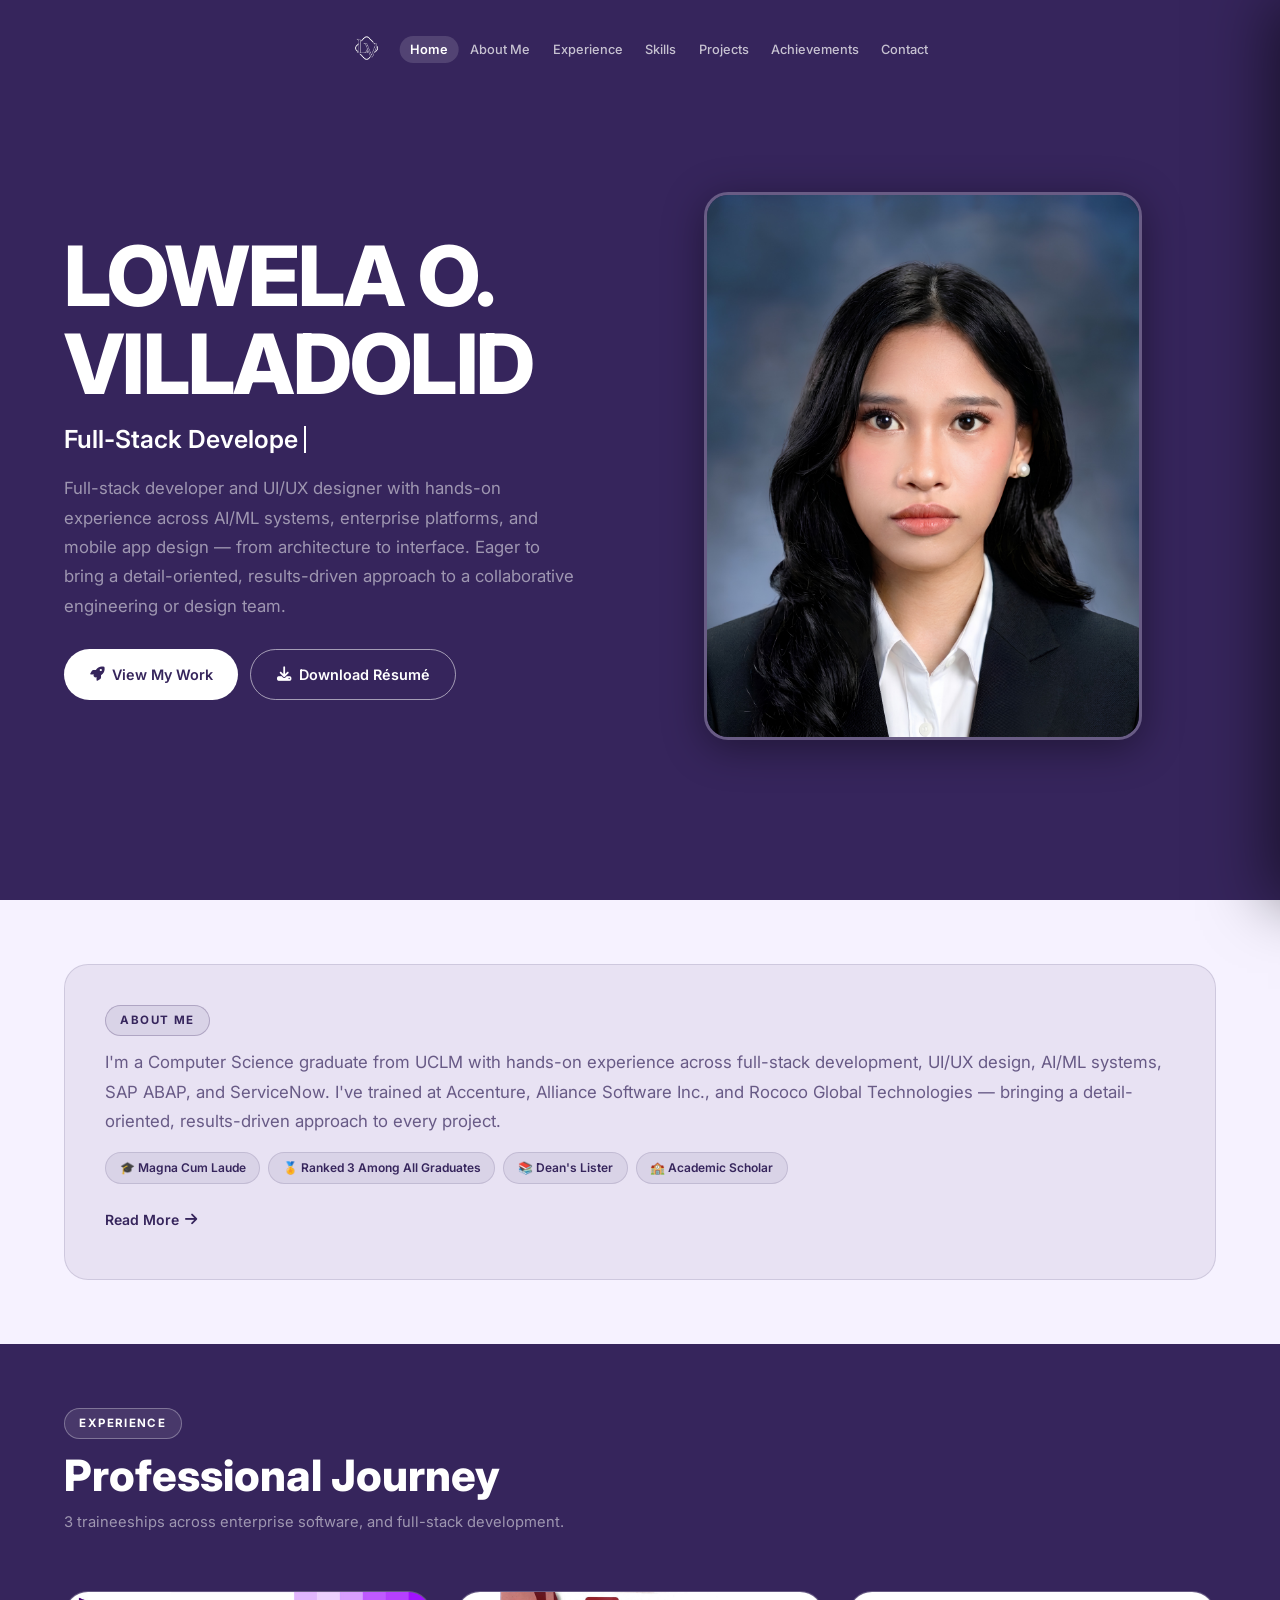
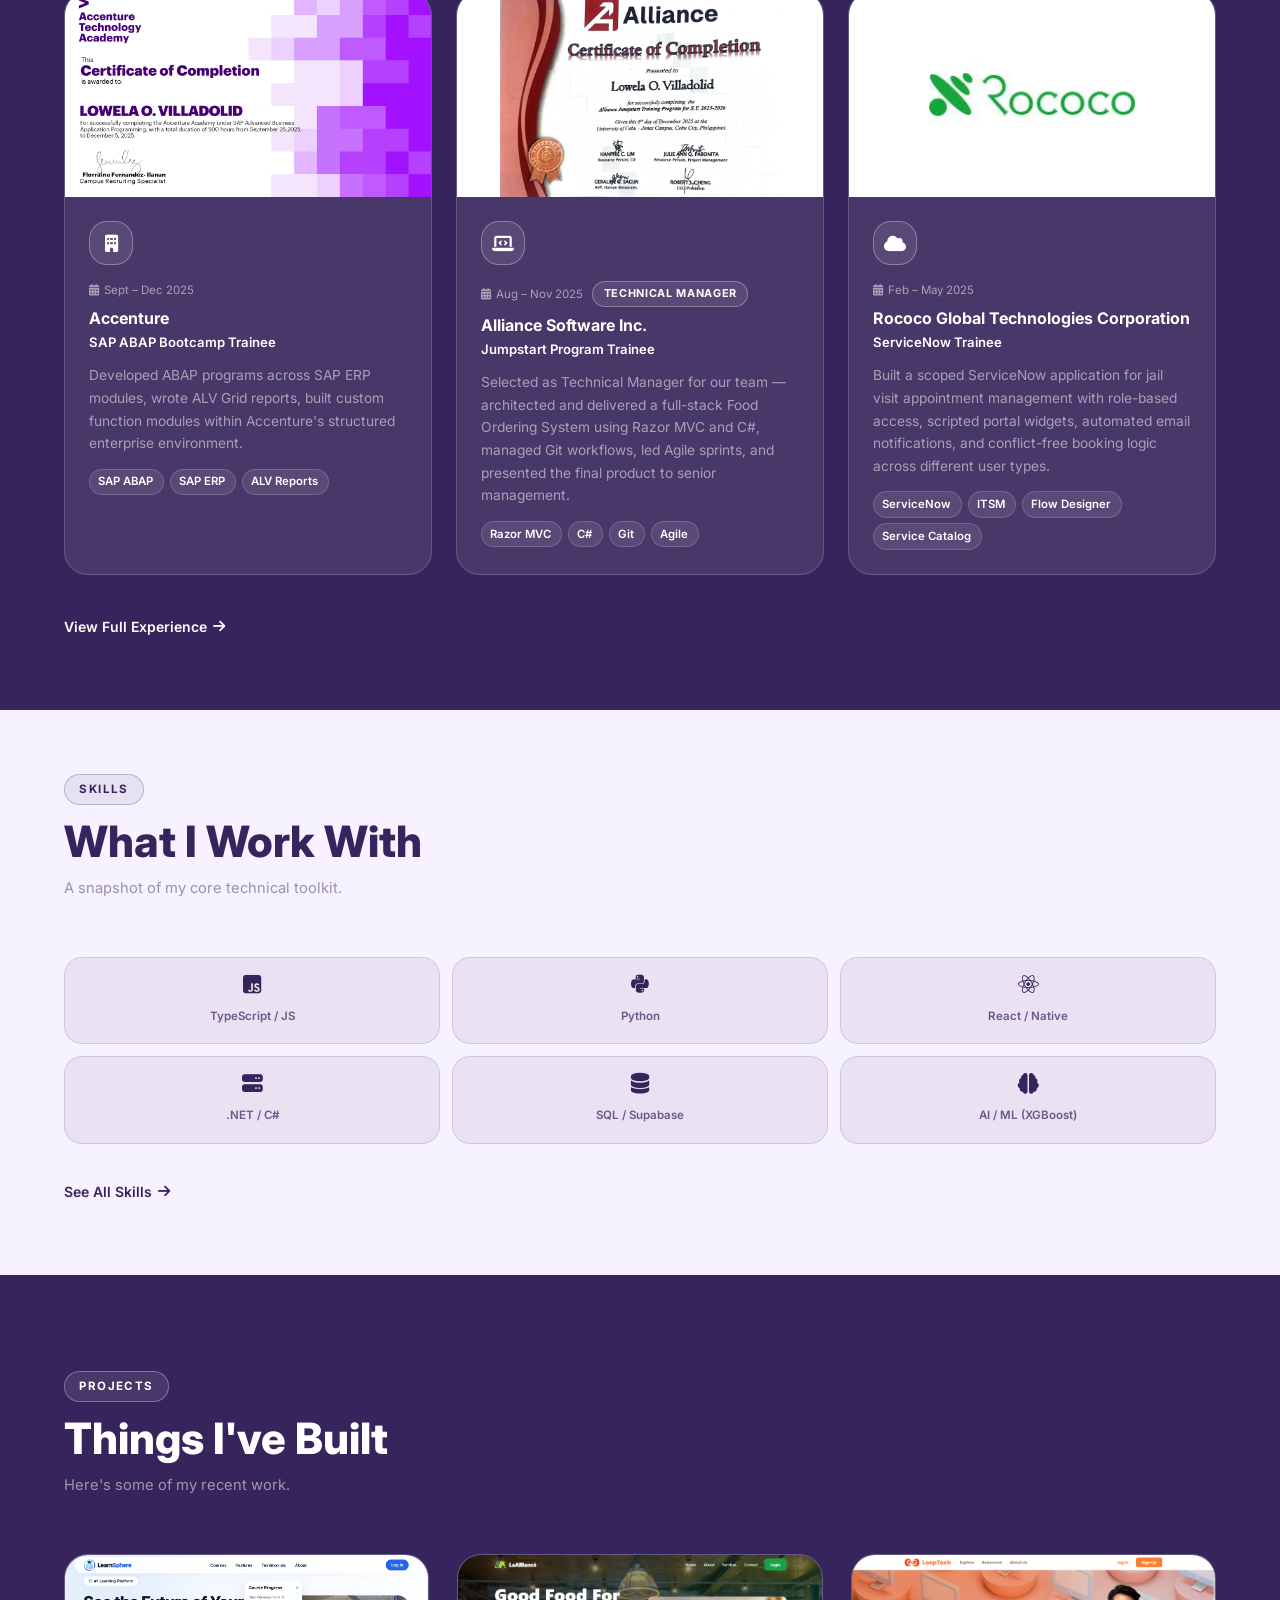
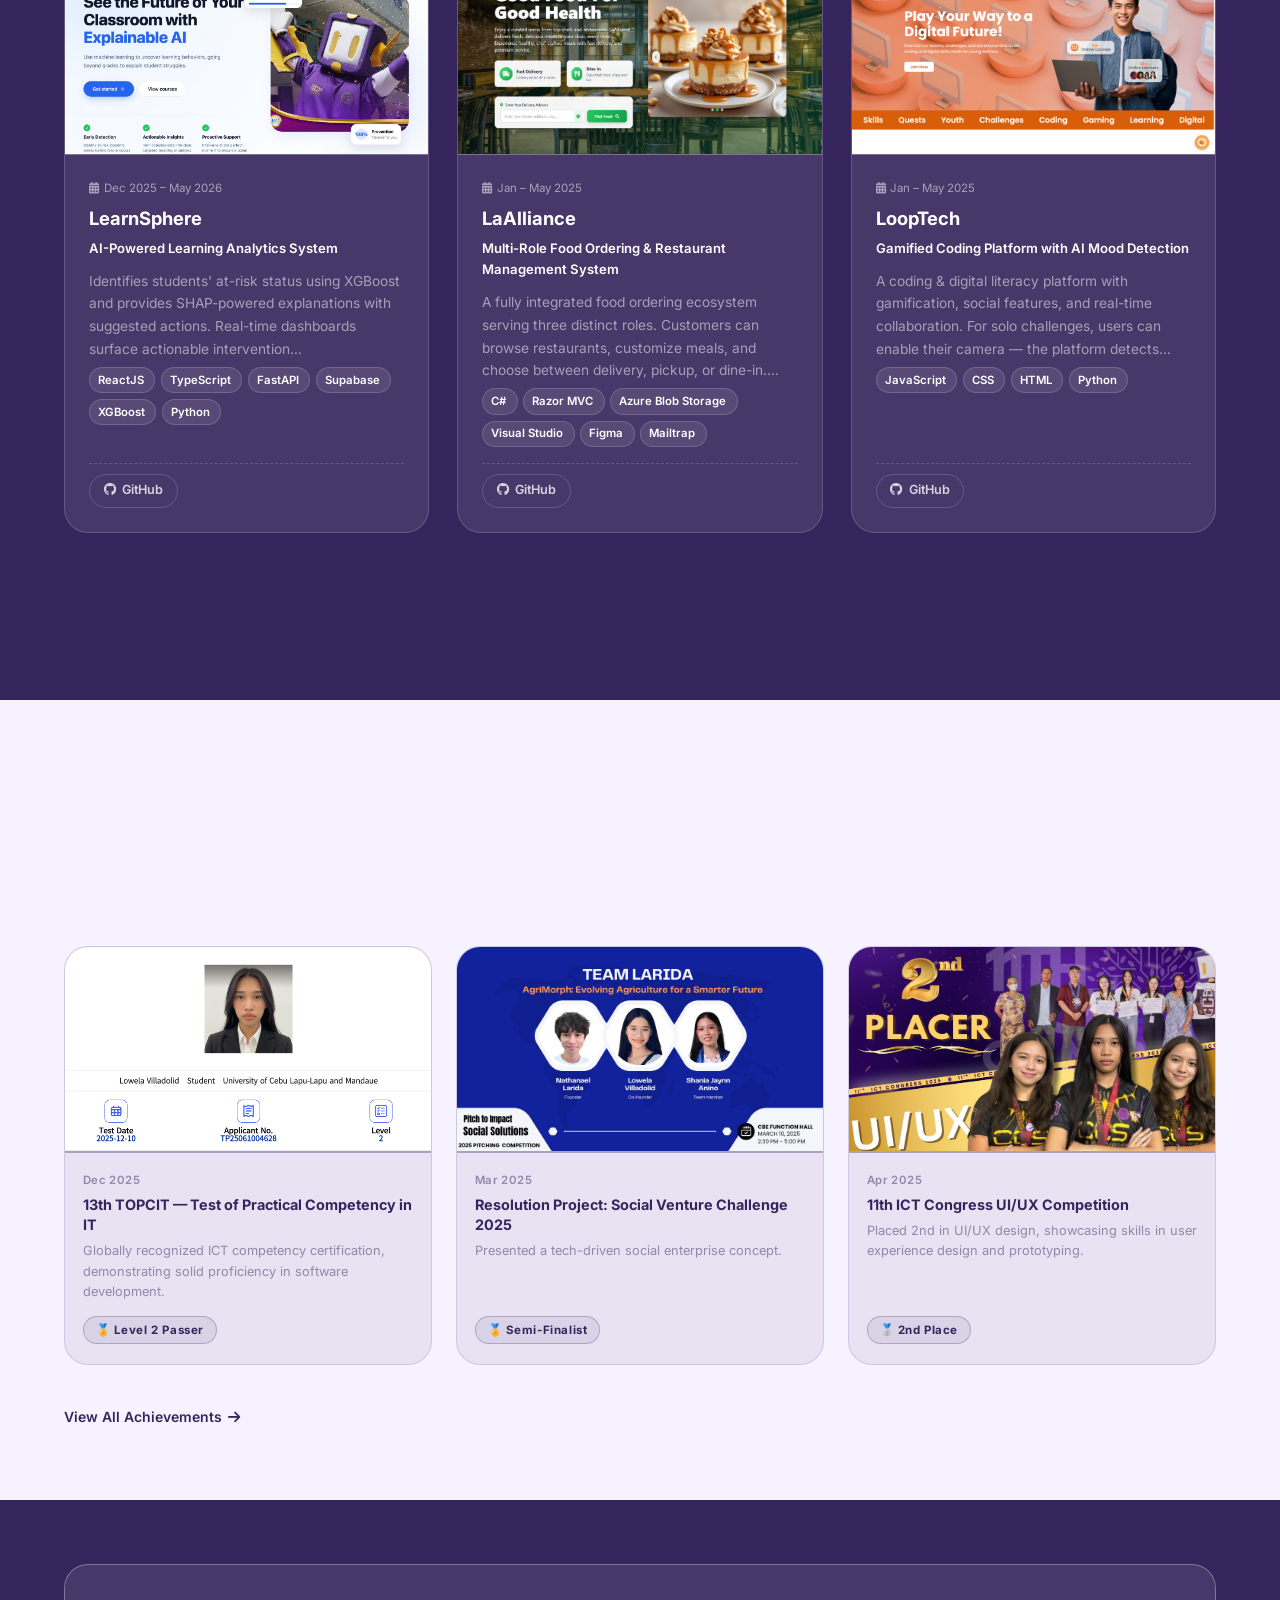
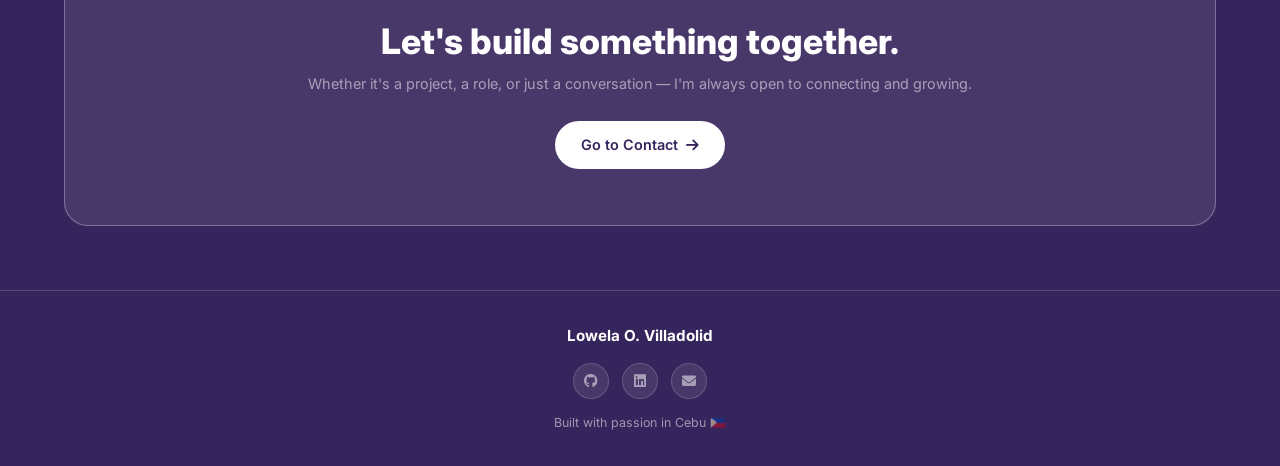
<file: index.html>
<!DOCTYPE html>
<html lang="en">
<head>
  <meta charset="UTF-8" />
  <meta name="viewport" content="width=device-width, initial-scale=1.0" />
  <meta name="description" content="Lowela O. Villadolid — Computer Science graduate, full-stack developer and AI/ML engineer seeking entry-level tech roles." />
  <title>Lowela O. Villadolid — Portfolio</title>
  <link rel="icon" href="assets/images/LogoLowela.png" type="image/png" />
  <link rel="stylesheet" href="css/main.css" />
  <link rel="stylesheet" href="https://cdnjs.cloudflare.com/ajax/libs/font-awesome/6.5.0/css/all.min.css" crossorigin="anonymous" />
</head>
<body>

  <!-- Custom cursor -->
  <div class="cursor-dot"></div>
  <div class="cursor-ring"></div>

  <!-- ═══ NAVBAR ═══ -->
  <nav id="navbar">
    <div class="nav-inner">
      <a href="index.html" class="nav-logo"><img src="assets/images/LogoWhite.png" alt="Lowela O. Villadolid Logo" /></a>
      <ul class="nav-links">
        <li><a href="index.html">Home</a></li>
        <li><a href="about.html">About Me</a></li>
        <li><a href="index.html#experience-highlight">Experience</a></li>
        <li><a href="skills.html">Skills</a></li>
        <li><a href="projects.html">Projects</a></li>
        <li><a href="achievements.html">Achievements</a></li>
        <li><a href="contact.html">Contact</a></li>
      </ul>
      <button class="nav-hamburger" id="navHamburger" aria-label="Open menu">
        <span></span><span></span><span></span>
      </button>
    </div>
  </nav>

  <!-- Mobile menu backdrop -->
  <div class="nav-mobile-backdrop" id="navMobileBackdrop"></div>

  <!-- Mobile menu drawer -->
  <div class="nav-mobile-menu" id="navMobileMenu" role="dialog" aria-modal="true" aria-label="Navigation menu">
    <div class="nav-mobile-header">
      <span class="nav-mobile-brand"><img src="assets/images/LogoWhite.png" alt="Lowela O. Villadolid Logo" /></span>
      <button class="nav-mobile-close" id="navMobileClose" aria-label="Close menu">✕</button>
    </div>
    <nav class="nav-mobile-links">
      <a href="index.html" style="transition-delay:0.06s"><span class="menu-icon"><i class="fas fa-home"></i></span>Home</a>
      <a href="about.html" style="transition-delay:0.10s"><span class="menu-icon"><i class="fas fa-user"></i></span>About Me</a>
      <a href="index.html#experience-highlight" style="transition-delay:0.14s"><span class="menu-icon"><i class="fas fa-briefcase"></i></span>Experience</a>
      <a href="skills.html" style="transition-delay:0.18s"><span class="menu-icon"><i class="fas fa-code"></i></span>Skills</a>
      <a href="projects.html" style="transition-delay:0.22s"><span class="menu-icon"><i class="fas fa-folder-open"></i></span>Projects</a>
      <a href="achievements.html" style="transition-delay:0.26s"><span class="menu-icon"><i class="fas fa-trophy"></i></span>Achievements</a>
      <a href="contact.html" style="transition-delay:0.30s"><span class="menu-icon"><i class="fas fa-envelope"></i></span>Contact</a>
    </nav>
    <div class="nav-mobile-footer">
      <span class="nav-mobile-footer-label">Connect</span>
      <div class="nav-mobile-socials">
        <a href="https://github.com/laloweeee" target="_blank" rel="noopener" aria-label="GitHub"><i class="fab fa-github"></i></a>
        <a href="https://linkedin.com/in/lowela-villadolid/" target="_blank" rel="noopener" aria-label="LinkedIn"><i class="fab fa-linkedin"></i></a>
        <a href="contact.html" aria-label="Email"><i class="fas fa-envelope"></i></a>
      </div>
    </div>
  </div>

  <!-- ═══ HERO ═══ -->
  <section class="hero sect-grape" id="home">
    <div class="hero-glow hero-glow-1"></div>
    <div class="hero-glow hero-glow-2"></div>
    <div class="container">
      <div class="hero-inner">
      <div class="hero-content">
        <h1 class="hero-name">LOWELA O.<br>VILLADOLID</h1>
        <div class="hero-role-wrap">
          <span id="typedRole"></span><span class="typed-cursor"></span>
        </div>
        <p class="hero-desc">
          Full-stack developer and UI/UX designer with hands-on experience across AI/ML systems, enterprise platforms, and mobile app design — from architecture to interface. Eager to bring a detail-oriented, results-driven approach to a collaborative engineering or design team.
        </p>
        <div class="hero-btns" id="hero-btns">
          <a href="projects.html" class="btn btn-primary">
            <i class="fas fa-rocket"></i> View My Work
          </a>
          <a href="assets/files/Villadolid_Lowela_Resume.pdf" class="btn btn-outline" download="Villadolid_Lowela_Resume.pdf">
            <i class="fas fa-download"></i> Download Résumé
          </a>
        </div>

      </div><!-- /.hero-content -->
      <div class="hero-photo-wrap">
        <img class="hero-photo" src="assets/images/FormalPhoto.png" alt="Lowela O. Villadolid" />
      </div>
      </div><!-- /.hero-inner -->
    </div>
  </section>
  <section class="section-sm sect-lavender-light" id="about-snap">
    <div class="container">
      <div class="about-snap reveal">
        <div class="section-tag">About Me</div>
        <p style="font-size:1.05rem; color:var(--text-sec); line-height:1.75; margin-bottom:0;">
          I'm a Computer Science graduate from UCLM with hands-on experience across full-stack development, UI/UX design, AI/ML systems, SAP ABAP, and ServiceNow. 
          I've trained at Accenture, Alliance Software Inc., and Rococo Global Technologies — bringing a detail-oriented, results-driven approach to every project.
        </p>
        <div class="about-snap-chips">
          <span class="chip">🎓 Magna Cum Laude</span>
          <span class="chip">🏅 Ranked 3 Among All Graduates</span>
          <span class="chip">📚 Dean's Lister</span>
          <span class="chip">🏫 Academic Scholar</span>
        </div>
        <a href="about.html" class="view-more">Read More <i class="fas fa-arrow-right"></i></a>
      </div>
    </div>
  </section>

  <!-- ═══ EXPERIENCE OVERVIEW ═══ -->
  <section class="section-sm sect-velvet" id="experience-highlight">
    <div class="container">
      <div class="section-header reveal">
        <div class="section-tag">Experience</div>
        <h2 class="section-title">Professional Journey</h2>
        <p class="section-subtitle">3 traineeships across enterprise software, and full-stack development.</p>
      </div>

      <div class="exp-cards">

        <!-- Accenture -->
        <div class="exp-card reveal d1">
          <div class="exp-card-cover">
            <img src="assets/images/Accenture.JPG" alt="Accenture" />
          </div>
          <div class="exp-card-inner">
          <div class="exp-card-logo">
            <i class="fas fa-building"></i>
          </div>
          <div class="exp-card-body">
            <div class="exp-card-meta">
              <span class="exp-card-period"><i class="fas fa-calendar-alt"></i> Sept – Dec 2025</span>
            </div>
            <div class="exp-card-company">Accenture</div>
            <div class="exp-card-role">SAP ABAP Bootcamp Trainee</div>
            <p class="exp-card-desc">Developed ABAP programs across SAP ERP modules, wrote ALV Grid reports, built custom function modules within Accenture's structured enterprise environment.</p>
            <div class="exp-card-tags">
              <span class="project-tag">SAP ABAP</span>
              <span class="project-tag">SAP ERP</span>
              <span class="project-tag">ALV Reports</span>
            </div>
          </div>
          </div>
        </div>

        <!-- Alliance Software -->
        <div class="exp-card reveal d2">
          <div class="exp-card-cover" style="background:#ffffff;">
            <img src="assets/images/Alliance.png" alt="Alliance Software Inc." />
          </div>
          <div class="exp-card-inner">
          <div class="exp-card-logo">
            <i class="fas fa-laptop-code"></i>
          </div>
          <div class="exp-card-body">
            <div class="exp-card-meta">
              <span class="exp-card-period"><i class="fas fa-calendar-alt"></i> Aug – Nov 2025</span>
              <span class="exp-card-badge">Technical Manager</span>
            </div>
            <div class="exp-card-company">Alliance Software Inc.</div>
            <div class="exp-card-role">Jumpstart Program Trainee</div>
            <p class="exp-card-desc">Selected as Technical Manager for our team — architected and delivered a full-stack Food Ordering System using Razor MVC and C#, managed Git workflows, led Agile sprints, and presented the final product to senior management.</p>
            <div class="exp-card-tags">
              <span class="project-tag">Razor MVC</span>
              <span class="project-tag">C#</span>
              <span class="project-tag">Git</span>
              <span class="project-tag">Agile</span>
            </div>
          </div>
          </div>
        </div>

        <!-- Rococo -->
        <div class="exp-card reveal d3">
          <div class="exp-card-cover" style="background:#ffffff;">
            <img src="assets/images/Rococo.jpg" alt="Rococo Global Technologies Corporation" />
          </div>
          <div class="exp-card-inner">
          <div class="exp-card-logo">
            <i class="fas fa-cloud"></i>
          </div>
          <div class="exp-card-body">
            <div class="exp-card-meta">
              <span class="exp-card-period"><i class="fas fa-calendar-alt"></i> Feb – May 2025</span>
            </div>
            <div class="exp-card-company">Rococo Global Technologies Corporation</div>
            <div class="exp-card-role">ServiceNow Trainee</div>
            <p class="exp-card-desc">Built a scoped ServiceNow application for jail visit appointment management with role-based access, scripted portal widgets, automated email notifications, and conflict-free booking logic across different user types.</p>
            <div class="exp-card-tags">
              <span class="project-tag">ServiceNow</span>
              <span class="project-tag">ITSM</span>
              <span class="project-tag">Flow Designer</span>
              <span class="project-tag">Service Catalog</span>
            </div>
          </div>
          </div>
        </div>

      </div>

      <div style="margin-top:2rem;" class="reveal">
        <a href="about.html#experience" class="view-more">View Full Experience <i class="fas fa-arrow-right"></i></a>
      </div>
    </div>
  </section>

  <!-- ═══ SKILLS SNAPSHOT ═══ -->
  <section class="section-sm sect-lavender-light" id="skills-snap">
    <div class="container">
      <div class="section-header reveal">
        <div class="section-tag">Skills</div>
        <h2 class="section-title">What I Work With</h2>
        <p class="section-subtitle">A snapshot of my core technical toolkit.</p>
      </div>
      <div class="skill-snap-grid">
        <div class="skill-snap-chip reveal d1">
          <i class="fab fa-js-square"></i>
          <span>TypeScript / JS</span>
        </div>
        <div class="skill-snap-chip reveal d2">
          <i class="fab fa-python"></i>
          <span>Python</span>
        </div>
        <div class="skill-snap-chip reveal d3">
          <i class="fab fa-react"></i>
          <span>React / Native</span>
        </div>
        <div class="skill-snap-chip reveal d4">
          <i class="fas fa-server"></i>
          <span>.NET / C#</span>
        </div>
        <div class="skill-snap-chip reveal d5">
          <i class="fas fa-database"></i>
          <span>SQL / Supabase</span>
        </div>
        <div class="skill-snap-chip reveal d6">
          <i class="fas fa-brain"></i>
          <span>AI / ML (XGBoost)</span>
        </div>
      </div>
      <div style="margin-top:1.75rem;" class="reveal">
        <a href="skills.html" class="view-more">See All Skills <i class="fas fa-arrow-right"></i></a>
      </div>
    </div>
  </section>

  <!-- ═══ FEATURED PROJECTS ═══ -->
  <section class="section sect-grape" id="featured-projects">
    <div class="container">
      <div class="section-header reveal">
        <div class="section-tag">Projects</div>
        <h2 class="section-title">Things I've Built</h2>
        <p class="section-subtitle">Here's some of my recent work.</p>
      </div>
      <div class="projects-grid">

        <!-- LearnSphere -->
        <div class="project-card reveal d1">
          <div class="project-thumb" style="padding:0; overflow:hidden; height:200px;">
            <img src="assets/images/Learnsphere.png" alt="LearnSphere" style="width:100%; height:100%; object-fit:cover;" />
          </div>
          <div class="project-body">
            <div class="project-date"><i class="fas fa-calendar-alt" style="margin-right:0.3rem;"></i>Dec 2025 – May 2026</div>
            <div class="project-title">LearnSphere</div>
            <div class="project-subtitle">AI-Powered Learning Analytics System</div>
            <p class="project-desc">
              Identifies students' at-risk status using XGBoost and provides SHAP-powered explanations with suggested actions. Real-time dashboards surface actionable intervention recommendations for educators.
            </p>
            <div class="project-tags">
              <span class="project-tag">ReactJS</span>
              <span class="project-tag">TypeScript</span>
              <span class="project-tag">FastAPI</span>
              <span class="project-tag">Supabase</span>
              <span class="project-tag">XGBoost</span>
              <span class="project-tag">Python</span>
            </div>
            <div class="project-links">
              <a href="https://github.com/laloweeee/Learnsphere.git" target="_blank" rel="noopener" class="project-link">
                  <i class="fab fa-github"></i> GitHub
                </a>
            </div>
          </div>
        </div>

        <!-- LaAlliance -->
        <div class="project-card reveal d2">
          <div class="project-thumb" style="padding:0; overflow:hidden; height:200px;">
            <img src="assets/images/LlandingPage.png" alt="LaAlliance" style="width:100%; height:100%; object-fit:cover;" />
          </div>
          <div class="project-body">
            <div class="project-date"><i class="fas fa-calendar-alt" style="margin-right:0.3rem;"></i>Jan – May 2025</div>
            <div class="project-title">LaAlliance</div>
            <div class="project-subtitle">Multi-Role Food Ordering & Restaurant Management System</div>
            <p class="project-desc">
              A fully integrated food ordering ecosystem serving three distinct roles. Customers can browse restaurants, customize meals, and choose between delivery, pickup, or dine-in. Restaurant owners manage incoming orders, update inventory in real time, and process payments for both digital and walk-in customers. An admin layer oversees the entire platform — vetting new restaurant partners, coordinating promotions, monitoring multi-location performance, and maintaining system integrity.
            </p>
            <div class="project-tags">
              <span class="project-tag">C#</span>
              <span class="project-tag">Razor MVC</span>
              <span class="project-tag">Azure Blob Storage</span>
              <span class="project-tag">Visual Studio</span>
              <span class="project-tag">Figma</span>
              <span class="project-tag">Mailtrap</span>
            </div>
            <div class="project-links">
              <a href="https://github.com/laloweeee/LaAlliance.git" target="_blank" rel="noopener" class="project-link">
                <i class="fab fa-github"></i> GitHub
              </a>
            </div>
          </div>
        </div>

        <!-- LoopTech -->
        <div class="project-card reveal d2">
          <div class="project-thumb" style="padding:0; overflow:hidden; height:200px;">
            <img src="assets/images/LTLandingPage.png" alt="LoopTech" style="width:100%; height:100%; object-fit:cover;" />
          </div>
          <div class="project-body">
            <div class="project-date"><i class="fas fa-calendar-alt" style="margin-right:0.3rem;"></i>Jan – May 2025</div>
            <div class="project-title">LoopTech</div>
            <div class="project-subtitle">Gamified Coding Platform with AI Mood Detection</div>
            <p class="project-desc">
              A coding & digital literacy platform with gamification, social features, and real-time collaboration. For solo challenges, users can enable their camera — the platform detects facial expressions in real time and sends personalized motivational quotes, hints, and suggestions based on their mood while coding.
            </p>
            <div class="project-tags">
              <span class="project-tag">JavaScript</span>
              <span class="project-tag">CSS</span>
              <span class="project-tag">HTML</span>
              <span class="project-tag">Python</span>
            </div>
            <div class="project-links">
              <a href="https://github.com/laloweeee/LoopTech.git" target="_blank" rel="noopener" class="project-link">
                <i class="fab fa-github"></i> GitHub
              </a>
            </div>
          </div>
        </div>

      </div>
      <div style="margin-top:2rem;" class="reveal">
        <a href="projects.html" class="view-more">View All Projects <i class="fas fa-arrow-right"></i></a>
      </div>
    </div>
  </section>



  <!-- ═══ ACHIEVEMENTS HIGHLIGHT ═══ -->
  <section class="section-sm sect-lavender-light" id="achievements-highlight">
    <div class="container">
      <div class="section-header reveal">
        <div class="section-tag">Achievements</div>
        <h2 class="section-title">Personal & Professional Wins</h2>
         <p class="section-subtitle">My recent highlights.</p>
      </div>
      <div class="ach-cards-grid">
        <div class="ach-card reveal d1">
          <div class="ach-card-top">
            <img src="assets/images/TOPCIT.png" alt="13th TOPCIT Philippines — Level 2 Passer" />
          </div>
          <div class="ach-card-body">
            <div class="ach-card-date">Dec 2025</div>
            <div class="ach-card-title">13th TOPCIT — Test of Practical Competency in IT</div>
            <div class="ach-card-desc">Globally recognized ICT competency certification, demonstrating solid proficiency in software development.</div>
            <span class="ach-rank-pill">🏅 Level 2 Passer</span>
          </div>
        </div>
        <div class="ach-card reveal d2">
          <div class="ach-card-top">
            <img src="assets/images/WorldMUN.jpeg" alt="Harvard WorldMUN Social Venture Challenge" />
          </div>
          <div class="ach-card-body">
            <div class="ach-card-date">Mar 2025</div>
            <div class="ach-card-title">Resolution Project: Social Venture Challenge 2025</div>
            <div class="ach-card-desc">Presented a tech-driven social enterprise concept.</div>
            <span class="ach-rank-pill">🏅 Semi-Finalist</span>
          </div>
        </div>
        <div class="ach-card reveal d3">
          <div class="ach-card-top">
            <img src="assets/images/ICTCongress2025.jpg" alt="11th ICT Congress 2025 UI/UX Competition" />
          </div>
          <div class="ach-card-body">
            <div class="ach-card-date">Apr 2025</div>
            <div class="ach-card-title">11th ICT Congress UI/UX Competition</div>
            <div class="ach-card-desc">Placed 2nd in UI/UX design, showcasing skills in user experience design and prototyping.</div>
            <span class="ach-rank-pill">🥈 2nd Place</span>
          </div>
        </div>
      </div>
      <div style="margin-top:2rem;" class="reveal">
        <a href="achievements.html" class="view-more">View All Achievements <i class="fas fa-arrow-right"></i></a>
      </div>
    </div>
  </section>

  <!-- ═══ CONTACT CTA STRIP ═══ -->
  <section class="section-sm section-alt sect-grape">
    <div class="container">
      <div class="cta-strip reveal">
        <h2>Let's build something together.</h2>
        <p>Whether it's a project, a role, or just a conversation — I'm always open to connecting and growing.</p>
        <div class="cta-btns">
          <a href="contact.html" class="btn btn-primary">
            Go to Contact <i class="fas fa-arrow-right"></i>
          </a>
        </div>
      </div>
    </div>
  </section>

  <!-- ═══ FOOTER ═══ -->
  <footer class="footer sect-grape">
    <div class="container">
      <div class="footer-inner">
        <p class="footer-name">Lowela O. Villadolid</p>
        <div class="footer-socials">
          <a href="https://github.com/laloweeee" target="_blank" rel="noopener" aria-label="GitHub"><i class="fab fa-github"></i></a>
          <a href="https://linkedin.com/in/lowela-villadolid/" target="_blank" rel="noopener" aria-label="LinkedIn"><i class="fab fa-linkedin"></i></a>
          <a href="contact.html" aria-label="Email"><i class="fas fa-envelope"></i></a>
        </div>
        <p class="footer-note">Built with passion in Cebu 🇵🇭</p>
      </div>
    </div>
  </footer>

  <script src="js/main.js"></script>

  <!-- ── Mobile menu patch: new drawer behaviour ── -->
  <script>
  (function(){
    var hamburger = document.getElementById('navHamburger');
    var menu = document.getElementById('navMobileMenu');
    var backdrop = document.getElementById('navMobileBackdrop');
    var closeBtn = document.getElementById('navMobileClose');
    var navbar = document.getElementById('navbar');
    if(!hamburger || !menu) return;

    function openMenu(){
      menu.classList.add('open');
      if(backdrop) backdrop.classList.add('open');
      if(navbar) navbar.classList.add('nav-hidden');
      hamburger.classList.add('is-open');
      document.body.style.overflow = 'hidden';
      menu.removeAttribute('aria-hidden');
    }
    function closeMenu(){
      menu.classList.remove('open');
      if(backdrop) backdrop.classList.remove('open');
      if(navbar) navbar.classList.remove('nav-hidden');
      hamburger.classList.remove('is-open');
      document.body.style.overflow = '';
      menu.setAttribute('aria-hidden','true');
    }

    hamburger.addEventListener('click', function(e){
      e.stopPropagation();
      menu.classList.contains('open') ? closeMenu() : openMenu();
    });
    if(closeBtn) closeBtn.addEventListener('click', closeMenu);
    if(backdrop) backdrop.addEventListener('click', closeMenu);

    // Close on Escape
    document.addEventListener('keydown', function(e){
      if(e.key === 'Escape' && menu.classList.contains('open')) closeMenu();
    });

    // Mark active link
    var links = menu.querySelectorAll('a[href]');
    links.forEach(function(a){
      if(a.getAttribute('href') === window.location.pathname.split('/').pop() ||
         (window.location.pathname.endsWith('/') && a.getAttribute('href') === 'index.html')){
        a.classList.add('active');
      }
    });
  })();
  </script>
</body>
</html>
</file>
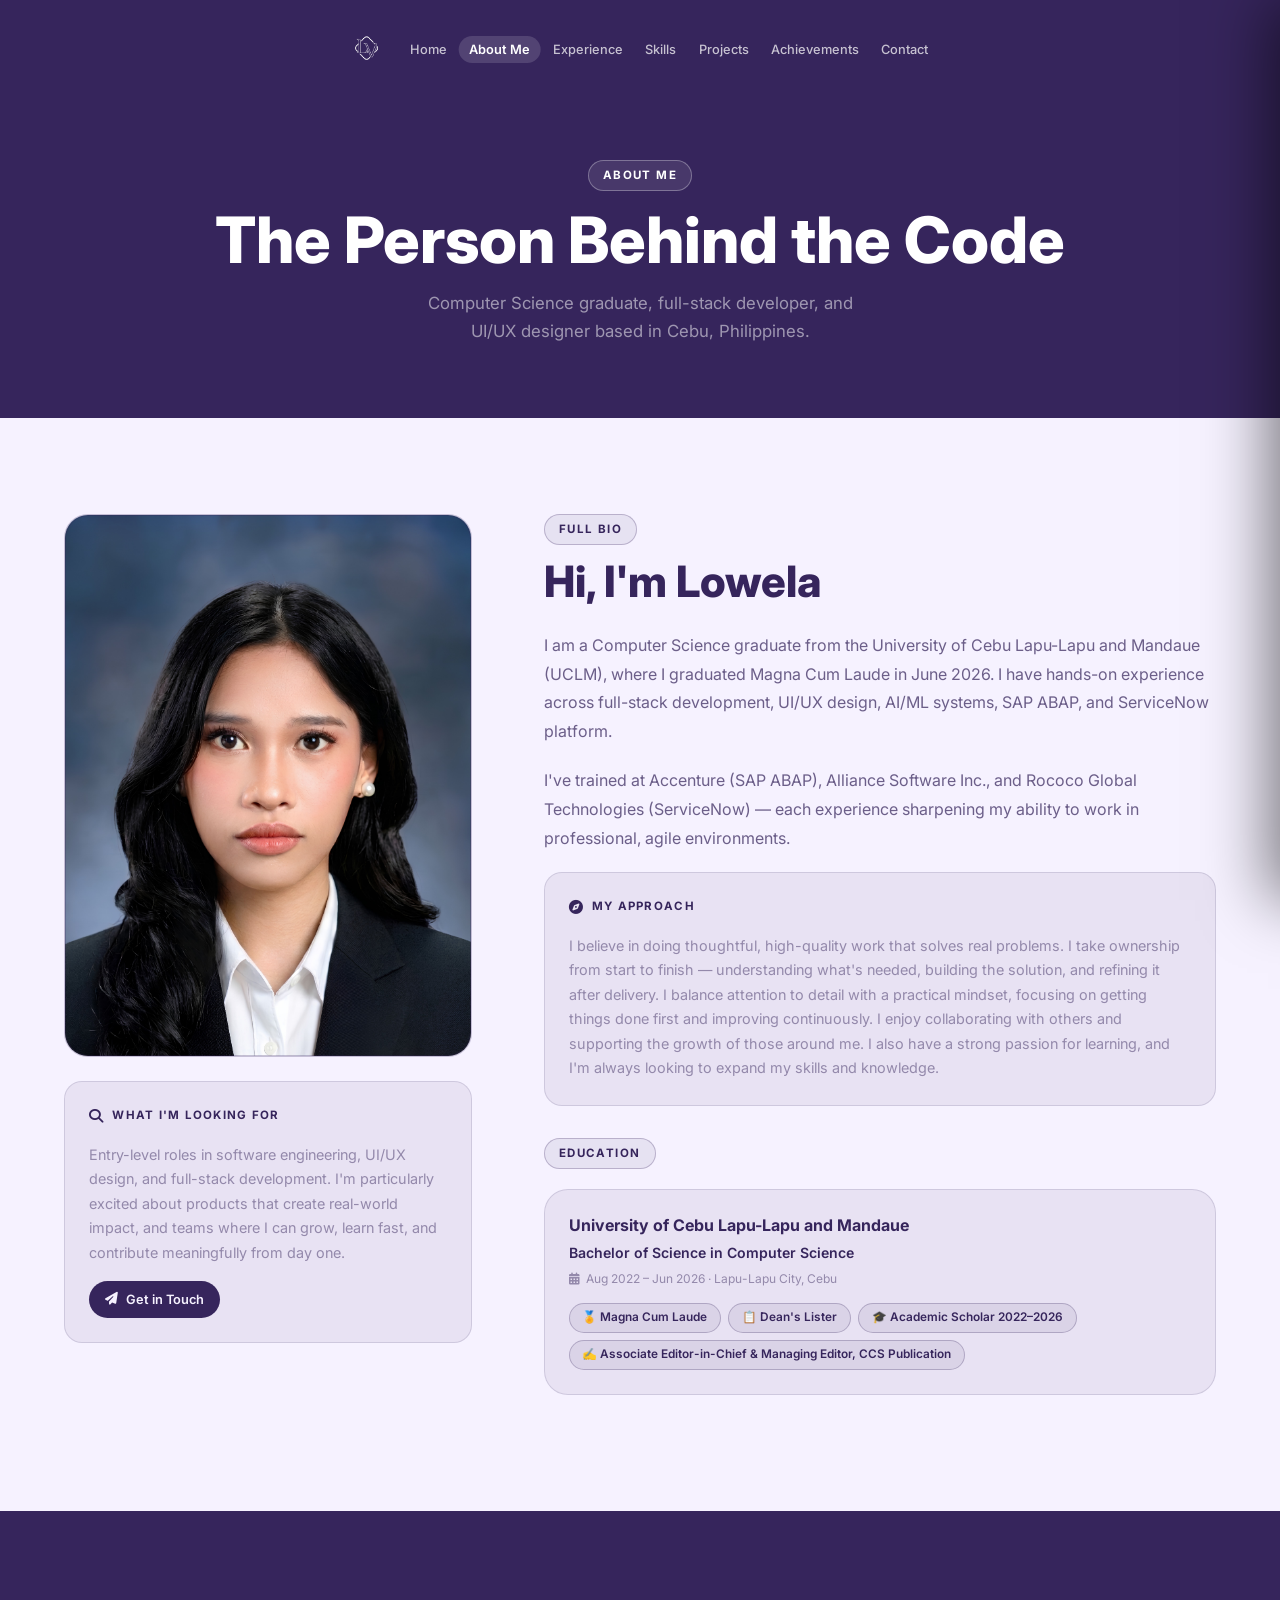
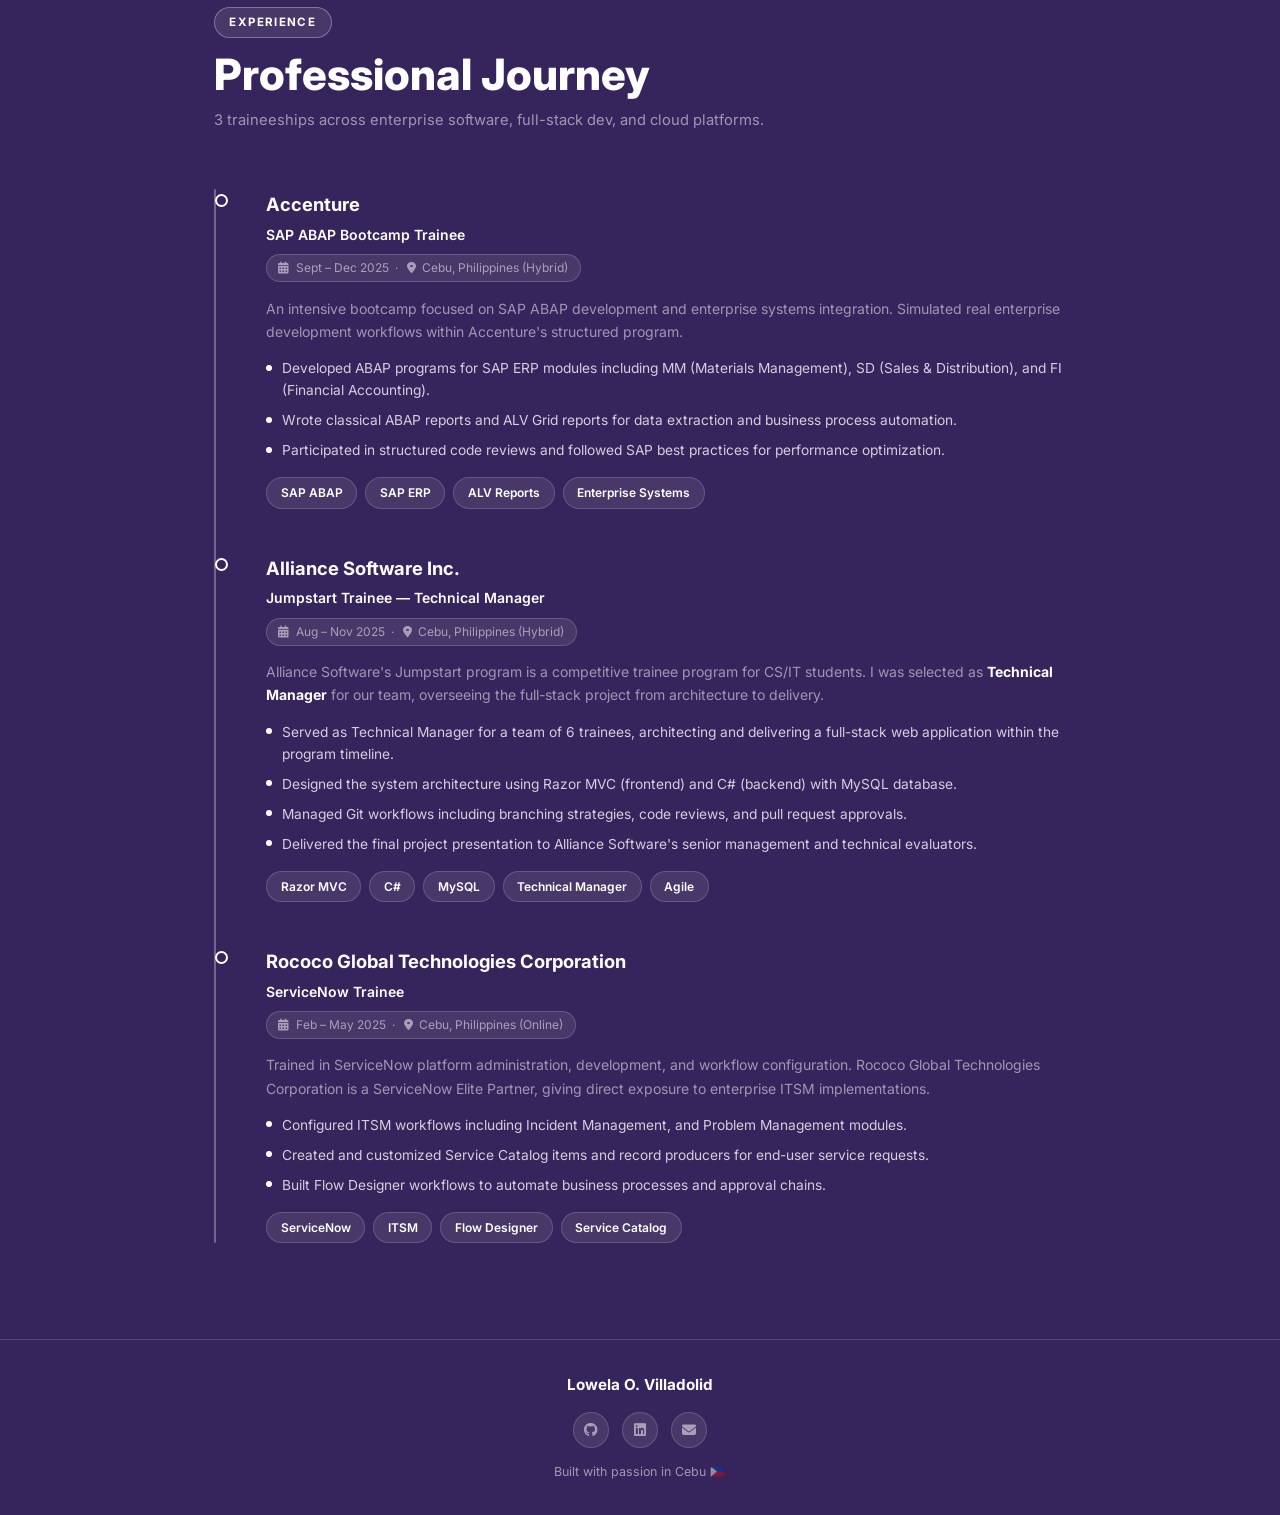
<file: about.html>
<!DOCTYPE html>
<html lang="en">
<head>
  <meta charset="UTF-8" />
  <meta name="viewport" content="width=device-width, initial-scale=1.0" />
  <meta name="description" content="About Lowela O. Villadolid — CS graduate, Magna Cum Laude candidate, trained at Accenture, Alliance Software, and Rococo Global Technologies." />
  <title>About — Lowela O. Villadolid</title>
  <link rel="icon" href="assets/images/LogoLowela.png" type="image/png" />
  <link rel="stylesheet" href="css/main.css" />
  <link rel="stylesheet" href="https://cdnjs.cloudflare.com/ajax/libs/font-awesome/6.5.0/css/all.min.css" crossorigin="anonymous" />
</head>
<body>

  <div class="cursor-dot"></div>
  <div class="cursor-ring"></div>

  <!-- ═══ NAVBAR ═══ -->
  <nav id="navbar">
    <div class="nav-inner">
      <a href="index.html" class="nav-logo"><img src="assets/images/LogoWhite.png" alt="Lowela O. Villadolid Logo" /></a>
      <ul class="nav-links">
        <li><a href="index.html">Home</a></li>
        <li><a href="about.html">About Me</a></li>
        <li><a href="index.html#experience-highlight">Experience</a></li>
        <li><a href="skills.html">Skills</a></li>
        <li><a href="projects.html">Projects</a></li>
        <li><a href="achievements.html">Achievements</a></li>
        <li><a href="contact.html">Contact</a></li>
      </ul>
      <button class="nav-hamburger" id="navHamburger" aria-label="Open menu">
        <span></span><span></span><span></span>
      </button>
    </div>
  </nav>
  <!-- Mobile menu backdrop -->
  <div class="nav-mobile-backdrop" id="navMobileBackdrop"></div>

  <!-- Mobile menu drawer -->
  <div class="nav-mobile-menu" id="navMobileMenu" role="dialog" aria-modal="true" aria-label="Navigation menu">
    <div class="nav-mobile-header">
      <span class="nav-mobile-brand"><img src="assets/images/LogoWhite.png" alt="Lowela O. Villadolid Logo" /></span>
      <button class="nav-mobile-close" id="navMobileClose" aria-label="Close menu">✕</button>
    </div>
    <nav class="nav-mobile-links">
      <a href="index.html" style="transition-delay:0.06s"><span class="menu-icon"><i class="fas fa-home"></i></span>Home</a>
      <a href="about.html" style="transition-delay:0.10s"><span class="menu-icon"><i class="fas fa-user"></i></span>About Me</a>
      <a href="index.html#experience-highlight" style="transition-delay:0.14s"><span class="menu-icon"><i class="fas fa-briefcase"></i></span>Experience</a>
      <a href="skills.html" style="transition-delay:0.18s"><span class="menu-icon"><i class="fas fa-code"></i></span>Skills</a>
      <a href="projects.html" style="transition-delay:0.22s"><span class="menu-icon"><i class="fas fa-folder-open"></i></span>Projects</a>
      <a href="achievements.html" style="transition-delay:0.26s"><span class="menu-icon"><i class="fas fa-trophy"></i></span>Achievements</a>
      <a href="contact.html" style="transition-delay:0.30s"><span class="menu-icon"><i class="fas fa-envelope"></i></span>Contact</a>
    </nav>
    <div class="nav-mobile-footer">
      <span class="nav-mobile-footer-label">Connect</span>
      <div class="nav-mobile-socials">
        <a href="https://github.com/laloweeee" target="_blank" rel="noopener" aria-label="GitHub"><i class="fab fa-github"></i></a>
        <a href="https://linkedin.com/in/lowela-villadolid/" target="_blank" rel="noopener" aria-label="LinkedIn"><i class="fab fa-linkedin"></i></a>
        <a href="contact.html" aria-label="Email"><i class="fas fa-envelope"></i></a>
      </div>
    </div>
  </div>

  <!-- ═══ PAGE HERO ═══ -->
  <div class="page-hero sect-grape">
    <div class="container">
      <div class="section-tag reveal">About Me</div>
      <h1 class="page-hero-title reveal">The Person Behind the Code</h1>
      <p class="page-hero-sub reveal">Computer Science graduate, full-stack developer, and UI/UX designer based in Cebu, Philippines.</p>
    </div>
  </div>

  <main>
    <!-- ═══ FULL BIO + PHOTO ═══ -->
    <section class="section section-alt sect-lavender">
      <div class="container">
        <div class="about-grid">

          <!-- Left: Photo + What I'm Looking For -->
          <div class="about-photo-wrap reveal-left">
            <div class="about-photo">
              <img src="assets/images/FormalPhoto.png" alt="Lowela O. Villadolid" style="width:100%; height:100%; object-fit:cover; object-position:top center; display:block;" />
            </div>
            <div class="card reveal about-looking-for" style="margin-top:1.5rem;">
              <div class="skill-category-title"><i class="fas fa-search"></i> What I'm Looking For</div>
              <p style="color:var(--muted); font-size:0.9rem; line-height:1.7; margin-bottom:1rem;">
                Entry-level roles in software engineering, UI/UX design, and full-stack development. I'm particularly excited about products that create real-world impact, and teams where I can grow, learn fast, and contribute meaningfully from day one.
              </p>
              <a href="contact.html" class="btn btn-primary btn-sm">
                <i class="fas fa-paper-plane"></i> Get in Touch
              </a>
            </div>
          </div>

          <!-- Right: Bio + Education -->
          <div class="about-right-wrap">
            <div class="reveal about-bio-block">
              <div class="section-tag">Full Bio</div>
              <h2 class="section-title" style="margin-bottom:1.5rem;">Hi, I'm Lowela</h2>
              <p style="color:var(--text-sec); line-height:1.8; font-size:1rem; margin-bottom:1.25rem;">
                I am a Computer Science graduate from the University of Cebu Lapu-Lapu and Mandaue (UCLM), where I graduated Magna Cum Laude in June 2026. I have hands-on experience across full-stack development, UI/UX design, AI/ML systems, SAP ABAP, and ServiceNow platform.
              </p>
              <p style="color:var(--text-sec); line-height:1.8; font-size:1rem; margin-bottom:1.25rem;">
                I've trained at Accenture (SAP ABAP), Alliance Software Inc., and Rococo Global Technologies (ServiceNow) — each experience sharpening my ability to work in professional, agile environments.
              </p>
              <!--
              <p style="color:var(--text-sec); line-height:1.8; font-size:1rem; margin-bottom:2rem;">
                Beyond coding, I serve as <strong style="color:var(--text)">Associate Editor and Managing Editor</strong> of the CCS Publication, and I've competed in UI/UX, IT quiz bowls, and social venture challenges — including reaching the semi-finals at the <strong style="color:var(--text)">Resolution Project: Social Venture Challenge 2025</strong>.
              </p>
              -->
            </div>

            <!-- Personality / approach -->
            <div class="card reveal about-approach" style="margin-bottom:2rem;">
              <div class="skill-category-title"><i class="fas fa-compass"></i> My Approach</div>
              <p style="color:var(--muted); font-size:0.9rem; line-height:1.7;">
                I believe in doing thoughtful, high-quality work that solves real problems. I take ownership from start to finish — understanding what's needed, building the solution, and refining it after delivery. I balance attention to detail with a practical mindset, focusing on getting things done first and improving continuously. I enjoy collaborating with others and supporting the growth of those around me. I also have a strong passion for learning, and I'm always looking to expand my skills and knowledge.
              </p>
            </div>

            <!-- Education -->
            <div class="reveal about-education">
              <div class="section-tag" style="margin-bottom:1.25rem;">Education</div>
              <div class="edu-card">
                <div class="edu-school">University of Cebu Lapu-Lapu and Mandaue</div>
                <div class="edu-degree">Bachelor of Science in Computer Science</div>
                <div class="edu-period"><i class="fas fa-calendar-alt" style="margin-right:0.4rem;"></i>Aug 2022 – Jun 2026 · Lapu-Lapu City, Cebu</div>
                <div class="honors-list">
                  <span class="honor-badge">🏅 Magna Cum Laude</span>
                  <span class="honor-badge">📋 Dean's Lister</span>
                  <span class="honor-badge">🎓 Academic Scholar 2022–2026</span>
                  <span class="honor-badge">✍️ Associate Editor-in-Chief & Managing Editor, CCS Publication</span>
                </div>
              </div>
            </div>

          </div>
        </div>
      </div>
    </section>

    <!-- ═══ EXPERIENCE ═══ -->
    <section class="section sect-grape" id="experience">
      <div class="container" style="max-width:900px;">
        <div class="section-header reveal">
          <div class="section-tag">Experience</div>
          <h2 class="section-title">Professional Journey</h2>
          <p class="section-subtitle">3 traineeships across enterprise software, full-stack dev, and cloud platforms.</p>
        </div>

        <div class="timeline">

          <!-- ─── Accenture ─── -->
          <div class="timeline-item reveal">
            <div class="timeline-dot"></div>
            <div class="timeline-header">
              <div class="timeline-company">Accenture</div>
              <div class="timeline-role">SAP ABAP Bootcamp Trainee</div>
              <div class="timeline-period">
                <i class="fas fa-calendar-alt"></i> Sept – Dec 2025
                &nbsp;·&nbsp;
                <i class="fas fa-map-marker-alt"></i> Cebu, Philippines (Hybrid)
              </div>
            </div>
            <p class="timeline-desc">
              An intensive bootcamp focused on SAP ABAP development and enterprise systems integration. Simulated real enterprise development workflows within Accenture's structured program.
            </p>
            <ul class="timeline-bullets">
              <li>Developed ABAP programs for SAP ERP modules including MM (Materials Management), SD (Sales & Distribution), and FI (Financial Accounting).</li>
              <li>Wrote classical ABAP reports and ALV Grid reports for data extraction and business process automation.</li>
              <li>Participated in structured code reviews and followed SAP best practices for performance optimization.</li>
            </ul>
            <div style="display:flex; flex-wrap:wrap; gap:0.5rem; margin-top:1rem;">
              <span class="chip">SAP ABAP</span>
              <span class="chip">SAP ERP</span>
              <span class="chip">ALV Reports</span>
              <span class="chip">Enterprise Systems</span>
            </div>
          </div>

          <!-- ─── Alliance Software ─── -->
          <div class="timeline-item reveal">
            <div class="timeline-dot"></div>
            <div class="timeline-header">
              <div class="timeline-company">Alliance Software Inc.</div>
              <div class="timeline-role">Jumpstart Trainee — Technical Manager</div>
              <div class="timeline-period">
                <i class="fas fa-calendar-alt"></i> Aug – Nov 2025
                &nbsp;·&nbsp;
                <i class="fas fa-map-marker-alt"></i> Cebu, Philippines (Hybrid)
              </div>
            </div>
            <p class="timeline-desc">
              Alliance Software's Jumpstart program is a competitive trainee program for CS/IT students. I was selected as <strong style="color:var(--text)">Technical Manager</strong> for our team, overseeing the full-stack project from architecture to delivery.
            </p>
            <ul class="timeline-bullets">
              <li>Served as Technical Manager for a team of 6 trainees, architecting and delivering a full-stack web application within the program timeline.</li>
              <li>Designed the system architecture using Razor MVC (frontend) and C# (backend) with MySQL database.</li>
              <li>Managed Git workflows including branching strategies, code reviews, and pull request approvals.</li>
              <li>Delivered the final project presentation to Alliance Software's senior management and technical evaluators.</li>
            </ul>
            <div style="display:flex; flex-wrap:wrap; gap:0.5rem; margin-top:1rem;">
              <span class="chip">Razor MVC</span>
              <span class="chip">C#</span>
              <span class="chip">MySQL</span>
              <span class="chip">Technical Manager</span>
              <span class="chip">Agile</span>
            </div>
          </div>

          <!-- ─── Rococo Global ─── -->
          <div class="timeline-item reveal">
            <div class="timeline-dot"></div>
            <div class="timeline-header">
              <div class="timeline-company">Rococo Global Technologies Corporation</div>
              <div class="timeline-role">ServiceNow Trainee</div>
              <div class="timeline-period">
                <i class="fas fa-calendar-alt"></i> Feb – May 2025
                &nbsp;·&nbsp;
                <i class="fas fa-map-marker-alt"></i> Cebu, Philippines (Online)
              </div>
            </div>
            <p class="timeline-desc">
              Trained in ServiceNow platform administration, development, and workflow configuration. Rococo Global Technologies Corporation is a ServiceNow Elite Partner, giving direct exposure to enterprise ITSM implementations.
            </p>
            <ul class="timeline-bullets">
              <li>Configured ITSM workflows including Incident Management, and Problem Management modules.</li>
              <li>Created and customized Service Catalog items and record producers for end-user service requests.</li>
              <li>Built Flow Designer workflows to automate business processes and approval chains.</li>
            </ul>
            <div style="display:flex; flex-wrap:wrap; gap:0.5rem; margin-top:1rem;">
              <span class="chip">ServiceNow</span>
              <span class="chip">ITSM</span>
              <span class="chip">Flow Designer</span>
              <span class="chip">Service Catalog</span>
            </div>
          </div>

        </div><!-- /timeline -->
      </div>
    </section>
  </main>

  <!-- ═══ FOOTER ═══ -->
  <footer class="footer sect-grape">
    <div class="container">
      <div class="footer-inner">
        <p class="footer-name">Lowela O. Villadolid</p>
        <div class="footer-socials">
          <a href="https://github.com/laloweeee" target="_blank" rel="noopener" aria-label="GitHub"><i class="fab fa-github"></i></a>
          <a href="https://linkedin.com/in/lowela-villadolid/" target="_blank" rel="noopener" aria-label="LinkedIn"><i class="fab fa-linkedin"></i></a>
          <a href="contact.html" aria-label="Email"><i class="fas fa-envelope"></i></a>
        </div>
        <p class="footer-note">Built with passion in Cebu 🇵🇭</p>
      </div>
    </div>
  </footer>

  <script src="js/main.js"></script>

  <!-- ── Mobile menu patch: new drawer behaviour ── -->
  <script>
  (function(){
    var hamburger = document.getElementById('navHamburger');
    var menu = document.getElementById('navMobileMenu');
    var backdrop = document.getElementById('navMobileBackdrop');
    var closeBtn = document.getElementById('navMobileClose');
    var navbar = document.getElementById('navbar');
    if(!hamburger || !menu) return;

    function openMenu(){
      menu.classList.add('open');
      if(backdrop) backdrop.classList.add('open');
      if(navbar) navbar.classList.add('nav-hidden');
      hamburger.classList.add('is-open');
      document.body.style.overflow = 'hidden';
      menu.removeAttribute('aria-hidden');
    }
    function closeMenu(){
      menu.classList.remove('open');
      if(backdrop) backdrop.classList.remove('open');
      if(navbar) navbar.classList.remove('nav-hidden');
      hamburger.classList.remove('is-open');
      document.body.style.overflow = '';
      menu.setAttribute('aria-hidden','true');
    }

    hamburger.addEventListener('click', function(e){
      e.stopPropagation();
      menu.classList.contains('open') ? closeMenu() : openMenu();
    });
    if(closeBtn) closeBtn.addEventListener('click', closeMenu);
    if(backdrop) backdrop.addEventListener('click', closeMenu);

    // Close on Escape
    document.addEventListener('keydown', function(e){
      if(e.key === 'Escape' && menu.classList.contains('open')) closeMenu();
    });

    // Mark active link
    var links = menu.querySelectorAll('a[href]');
    links.forEach(function(a){
      if(a.getAttribute('href') === window.location.pathname.split('/').pop() ||
         (window.location.pathname.endsWith('/') && a.getAttribute('href') === 'index.html')){
        a.classList.add('active');
      }
    });
  })();
  </script>
</body>
</html>
</file>
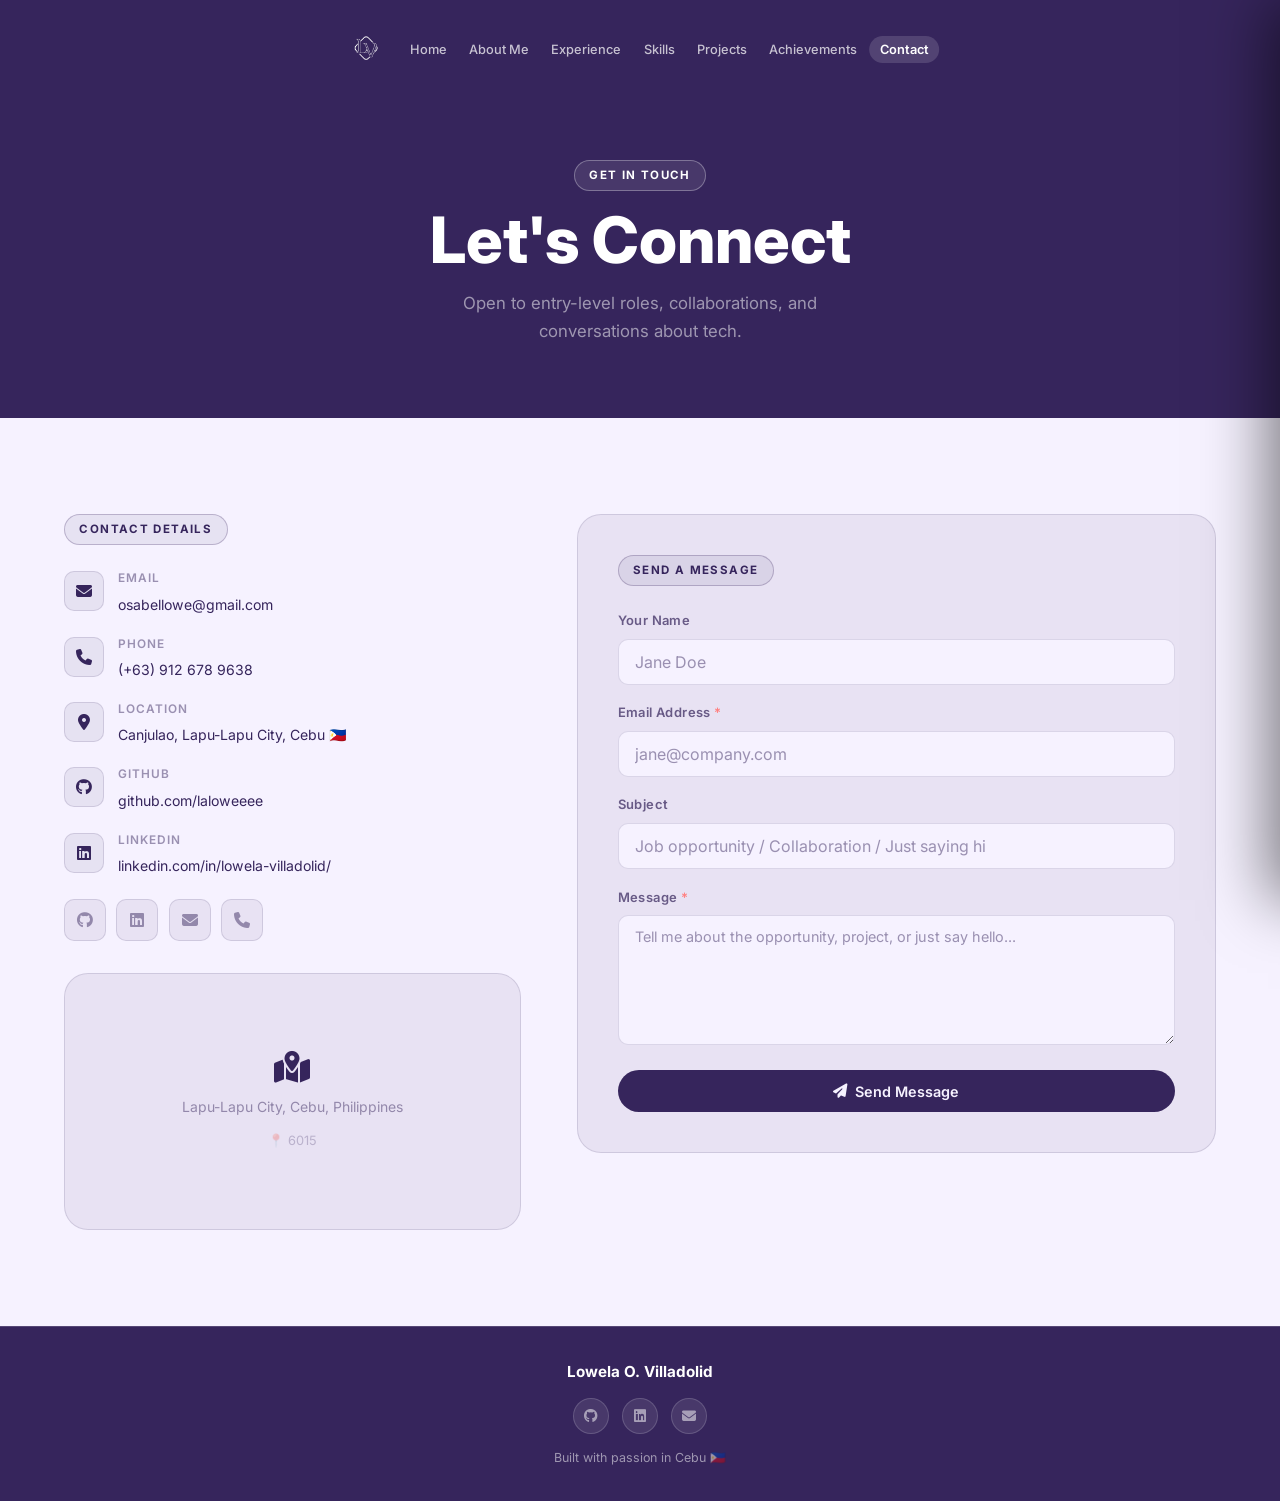
<file: contact.html>
<!DOCTYPE html>
<html lang="en">
<head>
  <meta charset="UTF-8" />
  <meta name="viewport" content="width=device-width, initial-scale=1.0" />
  <meta name="description" content="Contact Lowela Villadolid — osabellowe@gmail.com · GitHub laloweeee · LinkedIn lowela-villadolid" />
  <title>Contact — Lowela O. Villadolid</title>
  <link rel="icon" href="assets/images/LogoLowela.png" type="image/png" />
  <link rel="stylesheet" href="css/main.css" />
  <link rel="stylesheet" href="https://cdnjs.cloudflare.com/ajax/libs/font-awesome/6.5.0/css/all.min.css" crossorigin="anonymous" />
</head>
<body>

  <div class="cursor-dot"></div>
  <div class="cursor-ring"></div>

  <!-- ═══ NAVBAR ═══ -->
  <nav id="navbar">
    <div class="nav-inner">
      <a href="index.html" class="nav-logo"><img src="assets/images/LogoWhite.png" alt="Lowela O. Villadolid Logo" /></a>
      <ul class="nav-links">
        <li><a href="index.html">Home</a></li>
        <li><a href="about.html">About Me</a></li>
        <li><a href="index.html#experience-highlight">Experience</a></li>
        <li><a href="skills.html">Skills</a></li>
        <li><a href="projects.html">Projects</a></li>
        <li><a href="achievements.html">Achievements</a></li>
        <li><a href="contact.html">Contact</a></li>
      </ul>
      <button class="nav-hamburger" id="navHamburger" aria-label="Open menu">
        <span></span><span></span><span></span>
      </button>
    </div>
  </nav>
  <!-- Mobile menu backdrop -->
  <div class="nav-mobile-backdrop" id="navMobileBackdrop"></div>

  <!-- Mobile menu drawer -->
  <div class="nav-mobile-menu" id="navMobileMenu" role="dialog" aria-modal="true" aria-label="Navigation menu">
    <div class="nav-mobile-header">
      <span class="nav-mobile-brand"><img src="assets/images/LogoWhite.png" alt="Lowela O. Villadolid Logo" /></span>
      <button class="nav-mobile-close" id="navMobileClose" aria-label="Close menu">✕</button>
    </div>
    <nav class="nav-mobile-links">
      <a href="index.html" style="transition-delay:0.06s"><span class="menu-icon"><i class="fas fa-home"></i></span>Home</a>
      <a href="about.html" style="transition-delay:0.10s"><span class="menu-icon"><i class="fas fa-user"></i></span>About Me</a>
      <a href="index.html#experience-highlight" style="transition-delay:0.14s"><span class="menu-icon"><i class="fas fa-briefcase"></i></span>Experience</a>
      <a href="skills.html" style="transition-delay:0.18s"><span class="menu-icon"><i class="fas fa-code"></i></span>Skills</a>
      <a href="projects.html" style="transition-delay:0.22s"><span class="menu-icon"><i class="fas fa-folder-open"></i></span>Projects</a>
      <a href="achievements.html" style="transition-delay:0.26s"><span class="menu-icon"><i class="fas fa-trophy"></i></span>Achievements</a>
      <a href="contact.html" style="transition-delay:0.30s"><span class="menu-icon"><i class="fas fa-envelope"></i></span>Contact</a>
    </nav>
    <div class="nav-mobile-footer">
      <span class="nav-mobile-footer-label">Connect</span>
      <div class="nav-mobile-socials">
        <a href="https://github.com/laloweeee" target="_blank" rel="noopener" aria-label="GitHub"><i class="fab fa-github"></i></a>
        <a href="https://linkedin.com/in/lowela-villadolid/" target="_blank" rel="noopener" aria-label="LinkedIn"><i class="fab fa-linkedin"></i></a>
        <a href="contact.html" aria-label="Email"><i class="fas fa-envelope"></i></a>
      </div>
    </div>
  </div>

  <!-- ═══ PAGE HERO ═══ -->
  <div class="page-hero sect-grape">
    <div class="container">
      <div class="section-tag reveal">Get in Touch</div>
      <h1 class="page-hero-title reveal">Let's Connect</h1>
      <p class="page-hero-sub reveal">Open to entry-level roles, collaborations, and conversations about tech.</p>
    </div>
  </div>

  <main>
    <section class="section section-alt sect-lavender">
      <div class="container">
        <div class="contact-grid">

          <!-- ─── Left: Contact Info ─── -->
          <div>
            <div class="reveal">
              <div class="section-tag" style="margin-bottom:1.5rem;">Contact Details</div>

              <div class="contact-info-item">
                <div class="contact-info-icon"><i class="fas fa-envelope"></i></div>
                <div class="contact-info-text">
                  <strong>Email</strong>
                  <a href="mailto:osabellowe@gmail.com">osabellowe@gmail.com</a>
                </div>
              </div>

              <div class="contact-info-item">
                <div class="contact-info-icon"><i class="fas fa-phone"></i></div>
                <div class="contact-info-text">
                  <strong>Phone</strong>
                  <span>(+63) 912 678 9638</span>
                </div>
              </div>

              <div class="contact-info-item">
                <div class="contact-info-icon"><i class="fas fa-map-marker-alt"></i></div>
                <div class="contact-info-text">
                  <strong>Location</strong>
                  <span>Canjulao, Lapu-Lapu City, Cebu 🇵🇭</span>
                </div>
              </div>

              <div class="contact-info-item">
                <div class="contact-info-icon"><i class="fab fa-github"></i></div>
                <div class="contact-info-text">
                  <strong>GitHub</strong>
                  <a href="https://github.com/laloweeee" target="_blank" rel="noopener">github.com/laloweeee</a>
                </div>
              </div>

              <div class="contact-info-item">
                <div class="contact-info-icon"><i class="fab fa-linkedin"></i></div>
                <div class="contact-info-text">
                  <strong>LinkedIn</strong>
                  <a href="https://linkedin.com/in/lowela-villadolid/" target="_blank" rel="noopener">linkedin.com/in/lowela-villadolid/</a>
                </div>
              </div>

              <div class="contact-socials">
                <a href="https://github.com/laloweeee" target="_blank" rel="noopener" class="social-btn" aria-label="GitHub">
                  <i class="fab fa-github"></i>
                </a>
                <a href="https://linkedin.com/in/lowela-villadolid/" target="_blank" rel="noopener" class="social-btn" aria-label="LinkedIn">
                  <i class="fab fa-linkedin"></i>
                </a>
                <a href="mailto:osabellowe@gmail.com" class="social-btn" aria-label="Email">
                  <i class="fas fa-envelope"></i>
                </a>
                <a href="tel:+639126789638" class="social-btn" aria-label="Phone">
                  <i class="fas fa-phone"></i>
                </a>
              </div>
            </div>

            <!-- Map placeholder -->
            <div class="map-placeholder reveal" style="margin-top:2rem;">
              <i class="fas fa-map-marked-alt"></i>
              <span>Lapu-Lapu City, Cebu, Philippines</span>
              <span style="font-size:0.8rem; color:var(--border-h);">📍 6015</span>
            </div>
          </div>

          <!-- ─── Right: Contact Form ─── -->
          <div class="reveal">
            <div class="contact-form">
              <div class="section-tag" style="margin-bottom:1.5rem;">Send a Message</div>
              <form id="contactForm" novalidate>
                <!-- Web3Forms -->
                <input type="hidden" name="access_key" value="2279645b-5383-4d8e-b425-f214706f2297" />
                <input type="hidden" name="subject" value="New message from your portfolio contact form" />
                <input type="hidden" name="from_name" value="Lowela Portfolio" />
                <!-- Honeypot spam protection -->
                <input type="checkbox" name="botcheck" style="display:none;" />
                <div class="form-fields">
                  <div class="form-group">
                    <label for="contactName">Your Name</label>
                    <input
                      type="text" id="contactName" name="name"
                      class="form-control" placeholder="Jane Doe"
                      required autocomplete="name"
                      maxlength="100"
                    />
                  </div>
                  <div class="form-group">
                    <label for="contactEmail">Email Address <span style="color:#ff8080;">*</span></label>
                    <input
                      type="email" id="contactEmail" name="email"
                      class="form-control" placeholder="jane@company.com"
                      required autocomplete="email"
                      maxlength="254"
                    />
                    <span class="form-error" id="contactEmailError" style="display:none; color:#ff8080; font-size:0.8rem; margin-top:0.3rem;">Please enter a valid email address.</span>
                  </div>
                  <div class="form-group">
                    <label for="contactSubject">Subject</label>
                    <input
                      type="text" id="contactSubject" name="subject"
                      class="form-control" placeholder="Job opportunity / Collaboration / Just saying hi"
                      maxlength="200"
                    />
                  </div>
                  <div class="form-group">
                    <label for="contactMessage">Message <span style="color:#ff8080;">*</span></label>
                    <textarea
                      id="contactMessage" name="message"
                      class="form-control" rows="5"
                      placeholder="Tell me about the opportunity, project, or just say hello..."
                      required
                      maxlength="2000"
                    ></textarea>
                    <span class="form-error" id="contactMessageError" style="display:none; color:#ff8080; font-size:0.8rem; margin-top:0.3rem;">Please enter a message.</span>
                  </div>
                  <button type="submit" class="btn btn-primary" style="width:100%; justify-content:center;">
                    <i class="fas fa-paper-plane"></i> Send Message
                  </button>
                </div>

                <div class="form-success">
                  <i class="fas fa-check-circle"></i>
                  <h3>Message sent!</h3>
                  <p>Thanks for reaching out. I'll get back to you as soon as I can.</p>
                </div>
                <div class="form-error" style="display:none; align-items:center; gap:0.8rem; padding:1rem 1.2rem; background:rgba(180,60,60,0.08); border:1px solid rgba(180,60,60,0.3); border-radius:var(--r-md, 10px); color:#cf8b8b; font-size:0.9rem; margin-top:0.8rem;">
                  <i class="fas fa-circle-exclamation" style="font-size:1.2rem;"></i>
                  <div><strong style="color:#cf8b8b; display:block;">Something went wrong.</strong><span style="color:var(--text-sec); font-size:0.85rem;">Please try again or email me directly at osabellowe@gmail.com</span></div>
                </div>
              </form>
            </div>
          </div>

        </div>
      </div>
    </section>

  <!-- ═══ FOOTER ═══ -->
  <footer class="footer sect-grape">
    <div class="container">
      <div class="footer-inner">
        <p class="footer-name">Lowela O. Villadolid</p>
        <div class="footer-socials">
          <a href="https://github.com/laloweeee" target="_blank" rel="noopener" aria-label="GitHub"><i class="fab fa-github"></i></a>
          <a href="https://linkedin.com/in/lowela-villadolid/" target="_blank" rel="noopener" aria-label="LinkedIn"><i class="fab fa-linkedin"></i></a>
          <a href="contact.html" aria-label="Email"><i class="fas fa-envelope"></i></a>
        </div>
        <p class="footer-note">Built with passion in Cebu 🇵🇭</p>
      </div>
    </div>
  </footer>

  <script src="js/main.js"></script>

  <!-- ── Contact form: validation + send to Gmail via EmailJS ── -->
  <script>
  (function(){
    // Web3Forms access key is already set below — no further setup needed.

    var form = document.getElementById('contactForm');
    if (!form) return;

    var emailField   = document.getElementById('contactEmail');
    var messageField = document.getElementById('contactMessage');
    var emailError   = document.getElementById('contactEmailError');
    var messageError = document.getElementById('contactMessageError');
    var submitBtn    = form.querySelector('button[type="submit"]');
    var fieldsWrap   = form.querySelector('.form-fields');
    var successMsg   = form.querySelector('.form-success');
    var errorMsg     = form.querySelector('.form-error');
    var accessKeyField = form.querySelector('input[name="access_key"]');

    function showError(field, errorEl, show){
      field.style.borderColor = show ? '#ff8080' : '';
      if (errorEl) errorEl.style.display = show ? 'block' : 'none';
    }

    function isValidEmail(value){
      return /^[^\s@]+@[^\s@]+\.[^\s@]+$/.test(value.trim());
    }

    emailField.addEventListener('input', function(){
      if (isValidEmail(emailField.value)) showError(emailField, emailError, false);
    });
    messageField.addEventListener('input', function(){
      if (messageField.value.trim() !== '') showError(messageField, messageError, false);
    });

    form.addEventListener('submit', function(e){
      e.preventDefault();

      if (errorMsg) errorMsg.style.display = 'none';

      var emailValid   = isValidEmail(emailField.value);
      var messageValid = messageField.value.trim() !== '';

      showError(emailField, emailError, !emailValid);
      showError(messageField, messageError, !messageValid);

      if (!emailValid || !messageValid) {
        (!emailValid ? emailField : messageField).focus();
        return;
      }

      if (!accessKeyField || accessKeyField.value === "YOUR_WEB3FORMS_ACCESS_KEY") {
        alert("The contact form isn't fully set up yet — a Web3Forms access key still needs to be added. See the comment at the top of this script.");
        return;
      }

      var originalHtml = submitBtn.innerHTML;
      submitBtn.disabled = true;
      submitBtn.innerHTML = '<i class="fas fa-spinner fa-spin"></i> Sending...';

      var data = new FormData(form);

      fetch('https://api.web3forms.com/submit', {
        method: 'POST',
        body: data
      })
        .then(function(res){ return res.json(); })
        .then(function(json){
          if (json.success) {
            if (fieldsWrap) fieldsWrap.style.display = 'none';
            if (successMsg) successMsg.style.display = 'block';
            form.reset();
          } else {
            throw new Error(json.message || 'Submission failed');
          }
        })
        .catch(function(err){
          console.error('Web3Forms error:', err);
          if (errorMsg) errorMsg.style.display = 'flex';
          submitBtn.disabled = false;
          submitBtn.innerHTML = originalHtml;
        });
    });
  })();
  </script>

  <!-- ── Mobile menu patch: new drawer behaviour ── -->
  <script>
  (function(){
    var hamburger = document.getElementById('navHamburger');
    var menu = document.getElementById('navMobileMenu');
    var backdrop = document.getElementById('navMobileBackdrop');
    var closeBtn = document.getElementById('navMobileClose');
    var navbar = document.getElementById('navbar');
    if(!hamburger || !menu) return;

    function openMenu(){
      menu.classList.add('open');
      if(backdrop) backdrop.classList.add('open');
      if(navbar) navbar.classList.add('nav-hidden');
      hamburger.classList.add('is-open');
      document.body.style.overflow = 'hidden';
      menu.removeAttribute('aria-hidden');
    }
    function closeMenu(){
      menu.classList.remove('open');
      if(backdrop) backdrop.classList.remove('open');
      if(navbar) navbar.classList.remove('nav-hidden');
      hamburger.classList.remove('is-open');
      document.body.style.overflow = '';
      menu.setAttribute('aria-hidden','true');
    }

    hamburger.addEventListener('click', function(e){
      e.stopPropagation();
      menu.classList.contains('open') ? closeMenu() : openMenu();
    });
    if(closeBtn) closeBtn.addEventListener('click', closeMenu);
    if(backdrop) backdrop.addEventListener('click', closeMenu);

    // Close on Escape
    document.addEventListener('keydown', function(e){
      if(e.key === 'Escape' && menu.classList.contains('open')) closeMenu();
    });

    // Mark active link
    var links = menu.querySelectorAll('a[href]');
    links.forEach(function(a){
      if(a.getAttribute('href') === window.location.pathname.split('/').pop() ||
         (window.location.pathname.endsWith('/') && a.getAttribute('href') === 'index.html')){
        a.classList.add('active');
      }
    });
  })();
  </script>
</body>
</html>
</file>
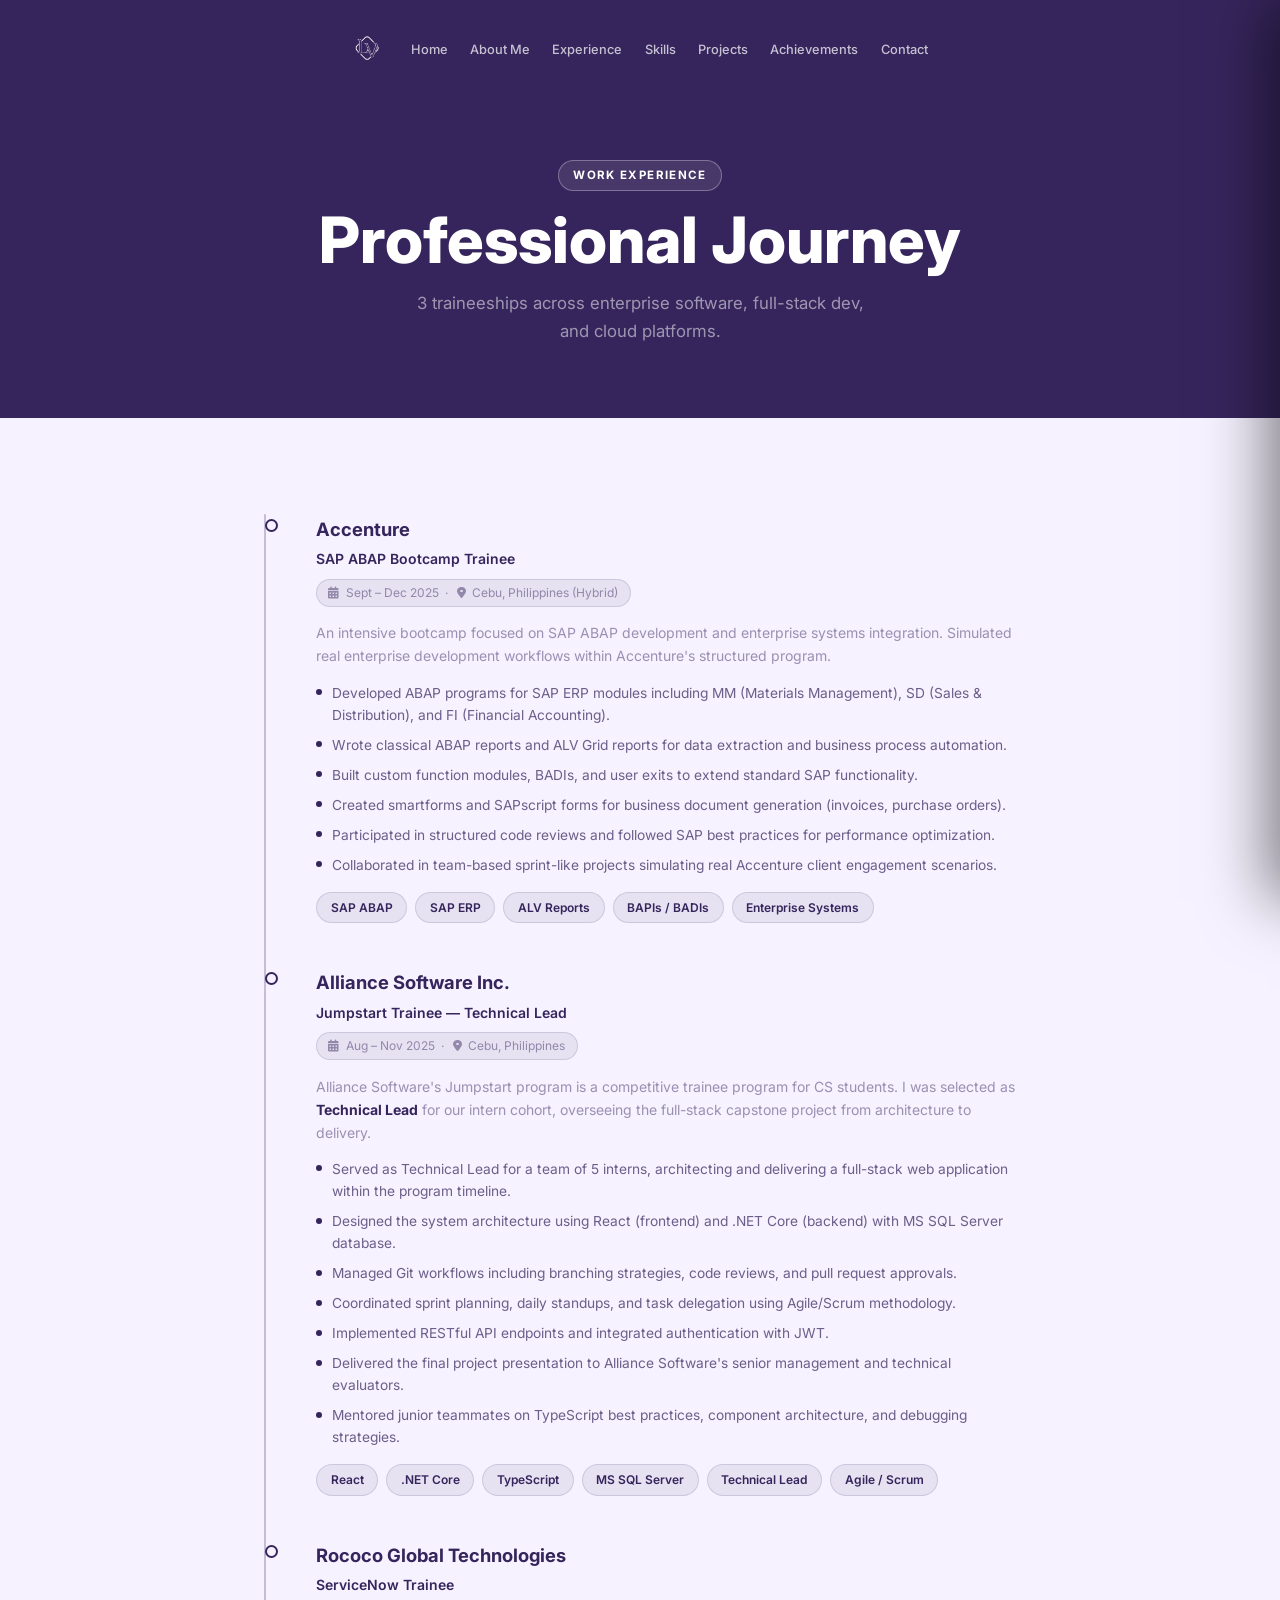
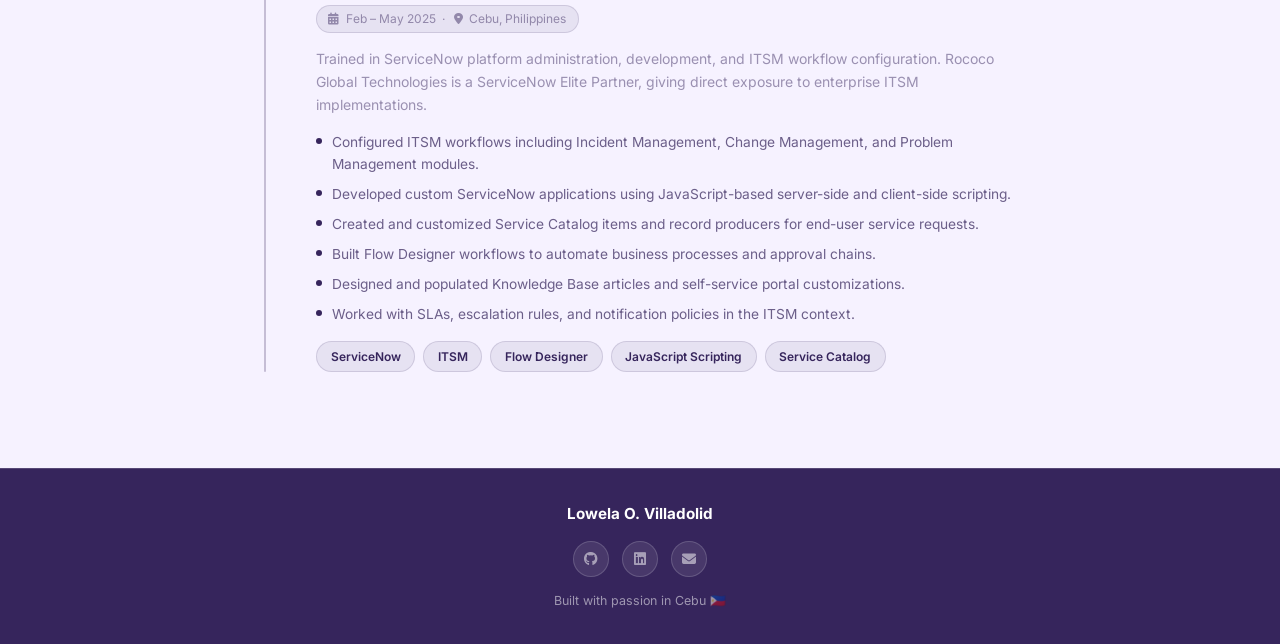
<file: experience.html>
<!DOCTYPE html>
<html lang="en">
<head>
  <meta charset="UTF-8" />
  <meta name="viewport" content="width=device-width, initial-scale=1.0" />
  <meta name="description" content="Lowela Villadolid's professional experience — traineeships at Accenture, Alliance Software Inc., and Rococo Global Technologies." />
  <title>Experience — Lowela O. Villadolid</title>
  <link rel="icon" href="assets/images/LogoLowela.png" type="image/png" />
  <link rel="stylesheet" href="css/main.css" />
  <link rel="stylesheet" href="https://cdnjs.cloudflare.com/ajax/libs/font-awesome/6.5.0/css/all.min.css" crossorigin="anonymous" />
</head>
<body>

  <div class="cursor-dot"></div>
  <div class="cursor-ring"></div>

  <!-- ═══ NAVBAR ═══ -->
  <nav id="navbar">
    <div class="nav-inner">
      <a href="index.html" class="nav-logo"><img src="assets/images/LogoWhite.png" alt="Lowela O. Villadolid Logo" /></a>
      <ul class="nav-links">
        <li><a href="index.html">Home</a></li>
        <li><a href="about.html">About Me</a></li>
        <li><a href="index.html#experience-highlight">Experience</a></li>
        <li><a href="skills.html">Skills</a></li>
        <li><a href="projects.html">Projects</a></li>
        <li><a href="achievements.html">Achievements</a></li>
        <li><a href="contact.html">Contact</a></li>
      </ul>
      <button class="nav-hamburger" id="navHamburger" aria-label="Open menu">
        <span></span><span></span><span></span>
      </button>
    </div>
  </nav>
  <!-- Mobile menu backdrop -->
  <div class="nav-mobile-backdrop" id="navMobileBackdrop"></div>

  <!-- Mobile menu drawer -->
  <div class="nav-mobile-menu" id="navMobileMenu" role="dialog" aria-modal="true" aria-label="Navigation menu">
    <div class="nav-mobile-header">
      <span class="nav-mobile-brand"><img src="assets/images/LogoWhite.png" alt="Lowela O. Villadolid Logo" /></span>
      <button class="nav-mobile-close" id="navMobileClose" aria-label="Close menu">✕</button>
    </div>
    <nav class="nav-mobile-links">
      <a href="index.html" style="transition-delay:0.06s"><span class="menu-icon"><i class="fas fa-home"></i></span>Home</a>
      <a href="about.html" style="transition-delay:0.10s"><span class="menu-icon"><i class="fas fa-user"></i></span>About Me</a>
      <a href="index.html#experience-highlight" style="transition-delay:0.14s"><span class="menu-icon"><i class="fas fa-briefcase"></i></span>Experience</a>
      <a href="skills.html" style="transition-delay:0.18s"><span class="menu-icon"><i class="fas fa-code"></i></span>Skills</a>
      <a href="projects.html" style="transition-delay:0.22s"><span class="menu-icon"><i class="fas fa-folder-open"></i></span>Projects</a>
      <a href="achievements.html" style="transition-delay:0.26s"><span class="menu-icon"><i class="fas fa-trophy"></i></span>Achievements</a>
      <a href="contact.html" style="transition-delay:0.30s"><span class="menu-icon"><i class="fas fa-envelope"></i></span>Contact</a>
    </nav>
    <div class="nav-mobile-footer">
      <span class="nav-mobile-footer-label">Connect</span>
      <div class="nav-mobile-socials">
        <a href="https://github.com/laloweeee" target="_blank" rel="noopener" aria-label="GitHub"><i class="fab fa-github"></i></a>
        <a href="https://linkedin.com/in/lowela-villadolid/" target="_blank" rel="noopener" aria-label="LinkedIn"><i class="fab fa-linkedin"></i></a>
        <a href="contact.html" aria-label="Email"><i class="fas fa-envelope"></i></a>
      </div>
    </div>
  </div>

  <!-- ═══ PAGE HERO ═══ -->
  <div class="page-hero sect-grape">
    <div class="container">
      <div class="section-tag reveal">Work Experience</div>
      <h1 class="page-hero-title reveal">Professional Journey</h1>
      <p class="page-hero-sub reveal">3 traineeships across enterprise software, full-stack dev, and cloud platforms.</p>
    </div>
  </div>

  <main>
    <section class="section section-alt sect-lavender">
      <div class="container" style="max-width:800px;">

        <div class="timeline">

          <!-- ─── Accenture ─── -->
          <div class="timeline-item reveal">
            <div class="timeline-dot"></div>
            <div class="timeline-header">
              <div class="timeline-company">Accenture</div>
              <div class="timeline-role">SAP ABAP Bootcamp Trainee</div>
              <div class="timeline-period">
                <i class="fas fa-calendar-alt"></i> Sept – Dec 2025
                &nbsp;·&nbsp;
                <i class="fas fa-map-marker-alt"></i> Cebu, Philippines (Hybrid)
              </div>
            </div>
            <p class="timeline-desc">
              An intensive bootcamp focused on SAP ABAP development and enterprise systems integration. Simulated real enterprise development workflows within Accenture's structured program.
            </p>
            <ul class="timeline-bullets">
              <li>Developed ABAP programs for SAP ERP modules including MM (Materials Management), SD (Sales & Distribution), and FI (Financial Accounting).</li>
              <li>Wrote classical ABAP reports and ALV Grid reports for data extraction and business process automation.</li>
              <li>Built custom function modules, BADIs, and user exits to extend standard SAP functionality.</li>
              <li>Created smartforms and SAPscript forms for business document generation (invoices, purchase orders).</li>
              <li>Participated in structured code reviews and followed SAP best practices for performance optimization.</li>
              <li>Collaborated in team-based sprint-like projects simulating real Accenture client engagement scenarios.</li>
            </ul>
            <div style="display:flex; flex-wrap:wrap; gap:0.5rem; margin-top:1rem;">
              <span class="chip">SAP ABAP</span>
              <span class="chip">SAP ERP</span>
              <span class="chip">ALV Reports</span>
              <span class="chip">BAPIs / BADIs</span>
              <span class="chip">Enterprise Systems</span>
            </div>
          </div>

          <!-- ─── Alliance Software ─── -->
          <div class="timeline-item reveal">
            <div class="timeline-dot"></div>
            <div class="timeline-header">
              <div class="timeline-company">Alliance Software Inc.</div>
              <div class="timeline-role">Jumpstart Trainee — Technical Lead</div>
              <div class="timeline-period">
                <i class="fas fa-calendar-alt"></i> Aug – Nov 2025
                &nbsp;·&nbsp;
                <i class="fas fa-map-marker-alt"></i> Cebu, Philippines
              </div>
            </div>
            <p class="timeline-desc">
              Alliance Software's Jumpstart program is a competitive trainee program for CS students. I was selected as <strong style="color:var(--text)">Technical Lead</strong> for our intern cohort, overseeing the full-stack capstone project from architecture to delivery.
            </p>
            <ul class="timeline-bullets">
              <li>Served as Technical Lead for a team of 5 interns, architecting and delivering a full-stack web application within the program timeline.</li>
              <li>Designed the system architecture using React (frontend) and .NET Core (backend) with MS SQL Server database.</li>
              <li>Managed Git workflows including branching strategies, code reviews, and pull request approvals.</li>
              <li>Coordinated sprint planning, daily standups, and task delegation using Agile/Scrum methodology.</li>
              <li>Implemented RESTful API endpoints and integrated authentication with JWT.</li>
              <li>Delivered the final project presentation to Alliance Software's senior management and technical evaluators.</li>
              <li>Mentored junior teammates on TypeScript best practices, component architecture, and debugging strategies.</li>
            </ul>
            <div style="display:flex; flex-wrap:wrap; gap:0.5rem; margin-top:1rem;">
              <span class="chip">React</span>
              <span class="chip">.NET Core</span>
              <span class="chip">TypeScript</span>
              <span class="chip">MS SQL Server</span>
              <span class="chip">Technical Lead</span>
              <span class="chip">Agile / Scrum</span>
            </div>
          </div>

          <!-- ─── Rococo Global ─── -->
          <div class="timeline-item reveal">
            <div class="timeline-dot"></div>
            <div class="timeline-header">
              <div class="timeline-company">Rococo Global Technologies</div>
              <div class="timeline-role">ServiceNow Trainee</div>
              <div class="timeline-period">
                <i class="fas fa-calendar-alt"></i> Feb – May 2025
                &nbsp;·&nbsp;
                <i class="fas fa-map-marker-alt"></i> Cebu, Philippines
              </div>
            </div>
            <p class="timeline-desc">
              Trained in ServiceNow platform administration, development, and ITSM workflow configuration. Rococo Global Technologies is a ServiceNow Elite Partner, giving direct exposure to enterprise ITSM implementations.
            </p>
            <ul class="timeline-bullets">
              <li>Configured ITSM workflows including Incident Management, Change Management, and Problem Management modules.</li>
              <li>Developed custom ServiceNow applications using JavaScript-based server-side and client-side scripting.</li>
              <li>Created and customized Service Catalog items and record producers for end-user service requests.</li>
              <li>Built Flow Designer workflows to automate business processes and approval chains.</li>
              <li>Designed and populated Knowledge Base articles and self-service portal customizations.</li>
              <li>Worked with SLAs, escalation rules, and notification policies in the ITSM context.</li>
            </ul>
            <div style="display:flex; flex-wrap:wrap; gap:0.5rem; margin-top:1rem;">
              <span class="chip">ServiceNow</span>
              <span class="chip">ITSM</span>
              <span class="chip">Flow Designer</span>
              <span class="chip">JavaScript Scripting</span>
              <span class="chip">Service Catalog</span>
            </div>
          </div>

        </div><!-- /timeline -->

      </div>
    </section>
  </main>

  <!-- ═══ FOOTER ═══ -->
  <footer class="footer sect-grape">
    <div class="container">
      <div class="footer-inner">
        <p class="footer-name">Lowela O. Villadolid</p>
        <div class="footer-socials">
          <a href="https://github.com/laloweeee" target="_blank" rel="noopener" aria-label="GitHub"><i class="fab fa-github"></i></a>
          <a href="https://linkedin.com/in/lowela-villadolid/" target="_blank" rel="noopener" aria-label="LinkedIn"><i class="fab fa-linkedin"></i></a>
          <a href="contact.html" aria-label="Email"><i class="fas fa-envelope"></i></a>
        </div>
        <p class="footer-note">Built with passion in Cebu 🇵🇭</p>
      </div>
    </div>
  </footer>

  <script src="js/main.js"></script>

  <!-- ── Mobile menu patch: new drawer behaviour ── -->
  <script>
  (function(){
    var hamburger = document.getElementById('navHamburger');
    var menu = document.getElementById('navMobileMenu');
    var backdrop = document.getElementById('navMobileBackdrop');
    var closeBtn = document.getElementById('navMobileClose');
    var navbar = document.getElementById('navbar');
    if(!hamburger || !menu) return;

    function openMenu(){
      menu.classList.add('open');
      if(backdrop) backdrop.classList.add('open');
      if(navbar) navbar.classList.add('nav-hidden');
      hamburger.classList.add('is-open');
      document.body.style.overflow = 'hidden';
      menu.removeAttribute('aria-hidden');
    }
    function closeMenu(){
      menu.classList.remove('open');
      if(backdrop) backdrop.classList.remove('open');
      if(navbar) navbar.classList.remove('nav-hidden');
      hamburger.classList.remove('is-open');
      document.body.style.overflow = '';
      menu.setAttribute('aria-hidden','true');
    }

    hamburger.addEventListener('click', function(e){
      e.stopPropagation();
      menu.classList.contains('open') ? closeMenu() : openMenu();
    });
    if(closeBtn) closeBtn.addEventListener('click', closeMenu);
    if(backdrop) backdrop.addEventListener('click', closeMenu);

    // Close on Escape
    document.addEventListener('keydown', function(e){
      if(e.key === 'Escape' && menu.classList.contains('open')) closeMenu();
    });

    // Mark active link
    var links = menu.querySelectorAll('a[href]');
    links.forEach(function(a){
      if(a.getAttribute('href') === window.location.pathname.split('/').pop() ||
         (window.location.pathname.endsWith('/') && a.getAttribute('href') === 'index.html')){
        a.classList.add('active');
      }
    });
  })();
  </script>
</body>
</html>
</file>
<file: css/main.css>
/* ============================================================
   FILE: css/main.css — Lowela O. Villadolid Portfolio
   MOBILE-FIRST: base = ~390px phone, scales up via min-width
   Two-tone: #36255C Velvet Grape / #f6f2ff Lavender Light
   ============================================================ */

@import url('https://fonts.googleapis.com/css2?family=Inter:wght@300;400;500;600;700;800&display=swap');

/* ─── CSS Variables ─── */
:root {
  --grape:      #36255C;
  --lavender:   #f6f2ff;
  --bg:         #36255C;
  --text:       #ffffff;
  --text-sec:   rgba(255,255,255,0.78);
  --muted:      rgba(255,255,255,0.52);
  --surface:    rgba(255,255,255,0.09);
  --surface-2:  rgba(255,255,255,0.15);
  --accent:     #ffffff;
  --accent-rgb: 255,255,255;
  --accent-glow:rgba(255,255,255,0.09);
  --border:     rgba(255,255,255,0.16);
  --border-h:   rgba(255,255,255,0.30);
  --sh:         0 4px 24px rgba(0,0,0,0.28);
  --sh-lg:      0 8px 48px rgba(0,0,0,0.38);
  --sh-acc:     0 0 32px rgba(255,255,255,0.12);
  --font-h:     'Inter', -apple-system, sans-serif;
  --font-b:     'Inter', -apple-system, sans-serif;
  --r-sm:       4px;
  --r:          10px;
  --r-lg:       18px;
  --r-xl:       24px;
  --r-full:     9999px;
  --max-w:      1200px;
  --ease:       cubic-bezier(0.4,0,0.2,1);
  --easeb:      cubic-bezier(0.34,1.56,0.64,1);
}

/* ─── Section Themes ─── */
.sect-grape {
  background: #36255C; color: #ffffff;
  --bg: #36255C; --text: #ffffff;
  --text-sec: rgba(255,255,255,0.78); --muted: rgba(255,255,255,0.52);
  --surface: rgba(255,255,255,0.09); --surface-2: rgba(255,255,255,0.15);
  --accent: #ffffff; --accent-rgb: 255,255,255;
  --accent-glow: rgba(255,255,255,0.09);
  --border: rgba(255,255,255,0.16); --border-h: rgba(255,255,255,0.30);
  --sh: 0 4px 24px rgba(0,0,0,0.28); --sh-lg: 0 8px 48px rgba(0,0,0,0.38);
  --sh-acc: 0 0 32px rgba(255,255,255,0.12);
}
.sect-lavender {
  background: #f6f2ff; color: #36255C;
  --bg: #f6f2ff; --text: #36255C;
  --text-sec: rgba(54,37,92,0.72); --muted: rgba(54,37,92,0.48);
  --surface: rgba(54,37,92,0.07); --surface-2: rgba(54,37,92,0.12);
  --accent: #36255C; --accent-rgb: 54,37,92;
  --accent-glow: rgba(54,37,92,0.08);
  --border: rgba(54,37,92,0.14); --border-h: rgba(54,37,92,0.26);
  --sh: 0 4px 24px rgba(54,37,92,0.12); --sh-lg: 0 8px 48px rgba(54,37,92,0.18);
  --sh-acc: 0 0 32px rgba(54,37,92,0.12);
}
/* Lavender Light — pure #f6f2ff, same token map as sect-lavender */
.sect-lavender-light {
  background: #f6f2ff; color: #36255C;
  --bg: #f6f2ff; --text: #36255C;
  --text-sec: rgba(54,37,92,0.72); --muted: rgba(54,37,92,0.48);
  --surface: rgba(54,37,92,0.07); --surface-2: rgba(54,37,92,0.12);
  --accent: #36255C; --accent-rgb: 54,37,92;
  --accent-glow: rgba(54,37,92,0.08);
  --border: rgba(54,37,92,0.14); --border-h: rgba(54,37,92,0.26);
  --sh: 0 4px 24px rgba(54,37,92,0.12); --sh-lg: 0 8px 48px rgba(54,37,92,0.18);
  --sh-acc: 0 0 32px rgba(54,37,92,0.12);
}
/* Velvet Grape — same as sect-grape but for the Experience overview slot */
.sect-velvet {
  background: #36255C; color: #ffffff;
  --bg: #36255C; --text: #ffffff;
  --text-sec: rgba(255,255,255,0.78); --muted: rgba(255,255,255,0.52);
  --surface: rgba(255,255,255,0.09); --surface-2: rgba(255,255,255,0.15);
  --accent: #ffffff; --accent-rgb: 255,255,255;
  --accent-glow: rgba(255,255,255,0.09);
  --border: rgba(255,255,255,0.16); --border-h: rgba(255,255,255,0.30);
  --sh: 0 4px 24px rgba(0,0,0,0.28); --sh-lg: 0 8px 48px rgba(0,0,0,0.38);
  --sh-acc: 0 0 32px rgba(255,255,255,0.12);
}

/* ─── Reset ─── */
*,*::before,*::after { margin:0; padding:0; box-sizing:border-box; }
html { font-size:16px; scroll-behavior:smooth; -webkit-text-size-adjust:100%; }
body {
  font-family: var(--font-b);
  background: #36255C; color: #ffffff;
  line-height: 1.65; min-height: 100vh;
  overflow-x: hidden; cursor: default;
}
img { display:block; max-width:100%; height:auto; }
a  { color:inherit; text-decoration:none; cursor:pointer; }
ul { list-style:none; }
button { cursor:pointer; border:none; background:none; font-family:var(--font-b); }
input,textarea,select { font-family:var(--font-b); cursor:text; }
h1,h2,h3,h4,h5 { font-family:var(--font-h); line-height:1.15; font-weight:700; }

/* ─── Layout ─── */
.container {
  width:100%; max-width:var(--max-w);
  margin:0 auto; padding:0 1.25rem;
}
.section    { padding:3.5rem 0; position:relative; }
.section-sm { padding:2.75rem 0; position:relative; }
.section-alt { position:relative; z-index:1; }

/* ─── Section Header ─── */
.section-header { margin-bottom:2rem; }
.section-tag {
  display:inline-block; font-size:0.72rem; font-weight:700;
  letter-spacing:0.12em; text-transform:uppercase;
  color:var(--accent); background:var(--accent-glow);
  border:1px solid var(--border-h); border-radius:var(--r-full);
  padding:0.32rem 0.9rem; margin-bottom:0.75rem;
}
.section-title {
  font-size:clamp(1.55rem,5.5vw,2.7rem);
  font-weight:800; color:var(--text); margin-bottom:0.55rem;
}
.section-subtitle {
  font-size:0.92rem; color:var(--muted);
  max-width:560px; line-height:1.7;
}

/* ─── Navbar ─── */
#navbar {
  position:fixed; top:0.5rem; left:0;
  z-index:1000; width:100%; max-width:none;
  border-radius:0; padding:0 1.25rem; height:52px;
  display:flex; align-items:center;
  background:transparent; border:1px solid transparent;
  transition:background 0.4s var(--ease), border-color 0.4s var(--ease),
             backdrop-filter 0.4s var(--ease), box-shadow 0.4s var(--ease),
             opacity 0.25s var(--ease), visibility 0.25s var(--ease),
             top 0.4s var(--ease), left 0.4s var(--ease), width 0.4s var(--ease),
             max-width 0.4s var(--ease), border-radius 0.4s var(--ease),
             padding 0.4s var(--ease);
}
#navbar.nav-hidden { opacity:0; visibility:hidden; pointer-events:none; }
#navbar.scrolled {
  top:1rem; left:50%; transform:translateX(-50%);
  width:calc(100% - 4rem); max-width:720px;
  border-radius:var(--r-full); padding:0 1rem;
  background:rgba(54,37,92,0.92); backdrop-filter:blur(20px);
  -webkit-backdrop-filter:blur(20px);
  border-color:rgba(255,255,255,0.18);
  box-shadow:0 4px 32px rgba(0,0,0,0.25);
}
.nav-inner { width:100%; display:flex; align-items:center; gap:0.75rem; }
#experience-highlight { scroll-margin-top: 100px; }
.nav-logo {
  font-family:var(--font-h); font-weight:800; font-size:1rem;
  color:#ffffff; letter-spacing:0.05em; flex-shrink:0;
  display:flex; align-items:center;
}
.nav-logo img { height:30px; width:auto; display:block; }
.nav-links { display:none; }
.nav-links a {
  font-size:0.845rem; font-weight:500; color:rgba(255,255,255,0.72);
  padding:0.38rem 0.8rem; border-radius:var(--r-full);
  transition:color 0.2s, background 0.2s;
  white-space:nowrap;
}
.nav-links a:hover { color:#ffffff; background:rgba(255,255,255,0.10); }
.nav-links a.active { color:#ffffff; background:rgba(255,255,255,0.14); font-weight:600; }
.nav-hamburger {
  display:flex; flex-direction:column; gap:5px;
  padding:6px; flex-shrink:0; margin-left:auto;
  border-radius:var(--r-sm);
}
.nav-hamburger span {
  display:block; width:22px; height:2px;
  background:#ffffff; border-radius:2px; transition:all 0.3s var(--ease);
}
/* ─── Mobile Menu — Slide-in Drawer ─── */
.nav-mobile-backdrop {
  display:none; position:fixed; inset:0;
  background:rgba(10,6,22,0.55); backdrop-filter:blur(6px);
  -webkit-backdrop-filter:blur(6px);
  z-index:998; opacity:0;
  transition:opacity 0.32s var(--ease);
}
.nav-mobile-backdrop.open { display:block; opacity:1; }

.nav-mobile-menu {
  display:block; position:fixed; top:0; right:0; bottom:0;
  width:min(320px, 85vw);
  background:linear-gradient(160deg, #2a1b4e 0%, #36255C 40%, #1e1040 100%);
  border-left:1px solid rgba(255,255,255,0.12);
  box-shadow:-12px 0 60px rgba(0,0,0,0.5);
  z-index:999;
  display:flex; flex-direction:column;
  padding:0;
  transform:translateX(100%);
  transition:transform 0.38s cubic-bezier(0.32,0,0.08,1);
  overflow:hidden;
}
.nav-mobile-menu::before {
  content:''; position:absolute; top:-80px; right:-60px;
  width:280px; height:280px; border-radius:50%;
  background:radial-gradient(circle, rgba(255,255,255,0.06) 0%, transparent 70%);
  pointer-events:none;
}
.nav-mobile-menu.open { transform:translateX(0); }

/* Menu header row */
.nav-mobile-header {
  display:flex; align-items:center; justify-content:space-between;
  padding:1.35rem 1.5rem 1rem;
  border-bottom:1px solid rgba(255,255,255,0.08);
  flex-shrink:0;
}
.nav-mobile-brand {
  font-family:var(--font-h); font-weight:800; font-size:1.1rem;
  color:#ffffff; letter-spacing:0.06em;
  display:flex; align-items:center;
}
.nav-mobile-brand img { height:32px; width:auto; display:block; }
.nav-mobile-close {
  position:static;
  width:38px; height:38px; border-radius:var(--r);
  background:rgba(255,255,255,0.08); border:1px solid rgba(255,255,255,0.14);
  display:flex; align-items:center; justify-content:center;
  color:rgba(255,255,255,0.72); font-size:1rem; cursor:pointer;
  transition:background 0.2s, color 0.2s, border-color 0.2s;
  font-family:var(--font-b);
}
.nav-mobile-close:hover {
  background:rgba(255,255,255,0.14); color:#ffffff;
  border-color:rgba(255,255,255,0.28);
}

/* Nav links list */
.nav-mobile-links {
  flex:1; display:flex; flex-direction:column;
  padding:1.5rem 1.25rem; gap:0.25rem; overflow-y:auto;
}
.nav-mobile-menu a {
  display:flex; align-items:center; gap:0.9rem;
  font-family:var(--font-h); font-size:1.05rem; font-weight:600;
  color:rgba(255,255,255,0.72); letter-spacing:-0.01em;
  padding:0.85rem 1rem; border-radius:var(--r-lg);
  border:1px solid transparent;
  transition:color 0.22s, background 0.22s, border-color 0.22s, transform 0.22s;
  opacity:0; transform:translateX(24px);
  /* stagger set via inline style in HTML */
}
.nav-mobile-menu.open a {
  opacity:1; transform:translateX(0);
  transition:color 0.22s, background 0.22s, border-color 0.22s,
             transform 0.22s, opacity 0.32s var(--ease);
}
.nav-mobile-menu a:hover,
.nav-mobile-menu a.active {
  color:#ffffff; background:rgba(255,255,255,0.09);
  border-color:rgba(255,255,255,0.14); transform:translateX(4px);
}
.nav-mobile-menu a .menu-icon {
  width:32px; height:32px; border-radius:var(--r-sm);
  background:rgba(255,255,255,0.07); border:1px solid rgba(255,255,255,0.10);
  display:flex; align-items:center; justify-content:center;
  font-size:0.78rem; color:rgba(255,255,255,0.55); flex-shrink:0;
  transition:background 0.22s, color 0.22s;
}
.nav-mobile-menu a:hover .menu-icon,
.nav-mobile-menu a.active .menu-icon {
  background:rgba(255,255,255,0.15); color:#ffffff;
}

/* Menu footer */
.nav-mobile-footer {
  padding:1.25rem 1.5rem;
  border-top:1px solid rgba(255,255,255,0.08);
  display:flex; flex-direction:column; gap:0.85rem; flex-shrink:0;
}
.nav-mobile-footer-label {
  font-size:0.68rem; font-weight:700; letter-spacing:0.12em;
  text-transform:uppercase; color:rgba(255,255,255,0.35);
}
.nav-mobile-socials { display:flex; gap:0.6rem; }
.nav-mobile-socials a {
  width:38px !important; height:38px !important;
  border-radius:var(--r) !important; padding:0 !important;
  background:rgba(255,255,255,0.07) !important;
  border:1px solid rgba(255,255,255,0.12) !important;
  display:flex !important; align-items:center !important; justify-content:center !important;
  color:rgba(255,255,255,0.55) !important; font-size:0.875rem;
  transition:background 0.2s, color 0.2s, border-color 0.2s, transform 0.2s !important;
  opacity:1 !important; transform:none !important;
  letter-spacing:0 !important;
}
.nav-mobile-socials a:hover {
  background:rgba(255,255,255,0.15) !important;
  color:#ffffff !important; border-color:rgba(255,255,255,0.28) !important;
  transform:translateY(-2px) !important;
}

/* Hamburger — animate to X when open */
.nav-hamburger.is-open span:nth-child(1) { transform:translateY(7px) rotate(45deg); }
.nav-hamburger.is-open span:nth-child(2) { opacity:0; transform:scaleX(0); }
.nav-hamburger.is-open span:nth-child(3) { transform:translateY(-7px) rotate(-45deg); }

/* ─── Buttons ─── */
.btn {
  display:inline-flex; align-items:center; justify-content:center; gap:0.5rem;
  padding:0.78rem 1.6rem; border-radius:var(--r-full);
  font-weight:600; font-size:0.9rem;
  transition:all 0.25s var(--ease);
  cursor:pointer; border:none; font-family:var(--font-b);
  white-space:nowrap;
}
.btn-primary { background:#ffffff; color:#36255C; }
.btn-primary:hover { transform:translateY(-2px); box-shadow:0 6px 24px rgba(255,255,255,0.28); }
.btn-outline { background:transparent; border:1.5px solid rgba(255,255,255,0.55); color:#ffffff; }
.btn-outline:hover { border-color:#ffffff; background:rgba(255,255,255,0.10); transform:translateY(-2px); }
.sect-lavender .btn-primary { background:#36255C; color:#f6f2ff; }
.sect-lavender .btn-primary:hover { transform:translateY(-2px); box-shadow:0 6px 24px rgba(54,37,92,0.28); }
.sect-lavender .btn-outline { background:transparent; border:1.5px solid rgba(54,37,92,0.55); color:#36255C; }
.sect-lavender .btn-outline:hover { border-color:#36255C; background:rgba(54,37,92,0.08); transform:translateY(-2px); }
.btn-sm { padding:0.48rem 1rem; font-size:0.8rem; }

/* ─── Cards ─── */
.card {
  background:var(--surface); border:1px solid var(--border);
  border-radius:var(--r-lg); padding:1.5rem;
  transition:border-color 0.3s, box-shadow 0.3s, transform 0.3s;
}
.card:hover { border-color:var(--border-h); box-shadow:var(--sh-acc); transform:translateY(-3px); }

/* ─── Hero ─── */
.hero {
  min-height:100svh; display:flex; align-items:center;
  position:relative; overflow:hidden;
  padding:5.5rem 0 3rem;
}
.hero-glow { display:none; }
.hero-inner {
  display:flex; flex-direction:column-reverse;
  align-items:center; gap:2rem; width:100%;
}
.hero-content { position:relative; z-index:1; width:100%; }
.hero-photo-wrap {
  flex-shrink:0; width:230px;
  position:relative; z-index:1;
}
.hero-photo {
  width:100%; aspect-ratio:1/1; object-fit:cover; object-position:top center;
  border-radius:var(--r-xl); border:3px solid rgba(255,255,255,0.25);
  box-shadow:0 8px 40px rgba(0,0,0,0.4); display:block;
}
.hero-badge {
  display:inline-flex; align-items:center; gap:0.5rem;
  background:var(--accent-glow); border:1px solid var(--border-h);
  border-radius:var(--r-full); padding:0.35rem 0.9rem;
  font-size:0.75rem; font-weight:600; color:var(--accent);
  letter-spacing:0.06em; margin-bottom:1.1rem;
}
.hero-badge .dot {
  width:6px; height:6px; border-radius:50%;
  background:var(--accent); animation:dot-pulse 2s infinite;
}
@keyframes dot-pulse {
  0%,100% { opacity:1; transform:scale(1); }
  50%      { opacity:0.5; transform:scale(1.5); }
}
.hero-name {
  font-size:clamp(2.4rem,9vw,5.2rem);
  font-weight:800; letter-spacing:-0.02em; line-height:1.05;
  margin-bottom:0.75rem; color:var(--text);
}
.hero-role-wrap {
  font-size:clamp(1rem,3.5vw,1.55rem);
  font-weight:600; color:var(--accent); margin-bottom:0.9rem;
  min-height:2rem; display:flex; align-items:center; gap:0.4rem;
}
.typed-cursor {
  display:inline-block; width:2px; height:1.1em;
  background:var(--accent); vertical-align:middle;
  animation:blink 1s step-end infinite;
}
@keyframes blink { 0%,100%{opacity:1} 50%{opacity:0} }
.hero-desc {
  font-size:0.9rem; color:var(--muted);
  margin-bottom:1.75rem; line-height:1.75; max-width:100%;
}
.hero-btns {
  display:flex; flex-direction:column; gap:0.75rem;
  margin-bottom:0; width:100%;
}
.hero-btns .btn { width:100%; justify-content:center; }

/* ─── About Snapshot (home) ─── */
.about-snap {
  background:var(--surface); border:1px solid var(--border);
  border-radius:var(--r-xl); padding:1.5rem;
}
.about-snap-chips { display:flex; flex-wrap:wrap; gap:0.5rem; margin:1rem 0; }
.chip {
  background:var(--accent-glow); border:1px solid var(--border);
  border-radius:var(--r-full); padding:0.3rem 0.85rem;
  font-size:0.75rem; font-weight:600; color:var(--accent); white-space:nowrap;
}

/* ─── Skills Snapshot (home) ─── */
.skill-snap-grid {
  display:grid; grid-template-columns:repeat(2,1fr);
  gap:0.65rem; margin:1.25rem 0;
}
.skill-snap-chip {
  background:var(--surface); border:1px solid var(--border);
  border-radius:var(--r-lg); padding:1rem 0.6rem; text-align:center;
  transition:border-color 0.25s, transform 0.25s;
}
.skill-snap-chip:hover { border-color:var(--border-h); transform:translateY(-3px); }
.skill-snap-chip i { font-size:1.3rem; color:var(--accent); margin-bottom:0.4rem; display:block; }
.skill-snap-chip span { font-size:0.72rem; font-weight:600; color:var(--text-sec); }

/* ─── Skills Grid ─── */
.skills-grid { display:grid; grid-template-columns:1fr; gap:1rem; }
.skill-category-title {
  font-size:0.72rem; font-weight:700; letter-spacing:0.11em;
  text-transform:uppercase; color:var(--accent);
  margin-bottom:1.1rem; display:flex; align-items:center; gap:0.5rem;
}
.skill-category-title i { font-size:0.875rem; }
.skill-tags { display:flex; flex-wrap:wrap; gap:0.5rem; }
.skill-tag {
  background:var(--accent-glow); border:1px solid var(--border);
  border-radius:var(--r-full); padding:0.3rem 0.8rem;
  font-size:0.8rem; font-weight:500; color:var(--text-sec);
  transition:border-color 0.2s, color 0.2s;
}
.skill-tag:hover { border-color:var(--border-h); color:var(--text); }

/* ─── Tech Tiles (real logos, replaces plain text pills) ─── */
.tech-grid {
  display:grid; grid-template-columns:repeat(auto-fill, minmax(84px,1fr));
  gap:0.65rem;
}
.tech-tile {
  background:var(--surface); border:1px solid var(--border);
  border-radius:var(--r-lg); padding:0.85rem 0.5rem;
  display:flex; flex-direction:column; align-items:center; justify-content:center; gap:0.5rem;
  text-align:center; transition:border-color 0.25s, transform 0.25s, box-shadow 0.25s;
}
.tech-tile:hover { border-color:var(--border-h); transform:translateY(-3px); box-shadow:var(--sh-acc); }
.tech-tile img {
  width:28px; height:28px; object-fit:contain;
}
.tech-tile span {
  font-size:0.7rem; font-weight:600; color:var(--text-sec); line-height:1.25;
}
/* If a logo fails to load, hide the broken icon and just show the label */
.tech-tile img.icon-missing { display:none; }

/* Skill bars (kept for any legacy use) */
.skill-bar-item { margin-bottom:1.1rem; }
.skill-bar-header { display:flex; justify-content:space-between; margin-bottom:0.4rem; }
.skill-bar-name { font-size:0.875rem; font-weight:600; color:var(--text); }
.skill-bar-pct  { font-size:0.75rem; color:var(--muted); }
.skill-bar-track { height:6px; background:var(--border); border-radius:3px; overflow:hidden; }
.skill-bar-fill {
  height:100%; background:var(--accent); border-radius:3px;
  width:0; opacity:0.7; transition:width 1.2s cubic-bezier(0.4,0,0.2,1);
}

/* ─── Project Cards ─── */
/* ═══ PROJECT FILTER BAR ═══ */
.project-filter-bar {
  display:flex; flex-wrap:wrap; align-items:center; justify-content:space-between;
  gap:0.9rem; margin-bottom:1.75rem;
}
.project-filter-pills { display:flex; flex-wrap:wrap; gap:0.55rem; }
.filter-pill {
  font-family:var(--font-b); font-size:0.8rem; font-weight:600;
  color:var(--text-sec); background:var(--accent-glow); border:1px solid var(--border);
  padding:0.5rem 1.05rem; border-radius:999px; cursor:pointer;
  transition:all 0.2s ease; white-space:nowrap;
}
.filter-pill:hover { border-color:var(--border-h); color:var(--text); transform:translateY(-1px); }
.filter-pill.active {
  background:var(--accent); color:var(--bg); border-color:var(--accent);
}
.filter-copy-btn {
  display:inline-flex; align-items:center; gap:0.5rem;
  font-family:var(--font-b); font-size:0.78rem; font-weight:600;
  color:var(--text-sec); background:transparent; border:1.5px solid var(--border);
  padding:0.5rem 1rem; border-radius:999px; cursor:pointer; white-space:nowrap;
  transition:all 0.2s ease;
}
.filter-copy-btn:hover { color:var(--text); border-color:var(--border-h); background:var(--accent-glow); }
.filter-copy-btn i { font-size:0.85rem; }
.project-filter-empty {
  text-align:center; color:var(--text-sec); font-size:0.9rem;
  padding:2.5rem 0; font-weight:500;
}
.project-card.filter-hidden { display:none !important; }

.projects-grid { display:grid; grid-template-columns:1fr; gap:1.25rem; align-items:stretch; }
.project-card {
  background:var(--surface); border:1px solid var(--border);
  border-radius:var(--r-xl); overflow:hidden;
  transition:border-color 0.3s, box-shadow 0.3s, transform 0.3s;
  display:flex; flex-direction:column;
}
.project-card:hover { border-color:var(--border-h); box-shadow:var(--sh-acc); transform:translateY(-5px); }
.project-thumb {
  width:100%; aspect-ratio:16/9;
  background:var(--surface-2); border-bottom:1px solid var(--border);
  display:flex; align-items:center; justify-content:center;
  font-size:3rem; color:var(--border-h);
  position:relative; overflow:hidden;
}
.project-thumb-label {
  position:absolute; bottom:0.75rem; left:0.75rem; right:0.75rem;
  font-family:var(--font-h); font-weight:700; font-size:0.85rem; color:var(--text-sec);
}
.project-body { padding:1.25rem; flex:1; display:flex; flex-direction:column; }
.project-date     { font-size:0.72rem; color:var(--muted); margin-bottom:0.35rem; }
.project-title    { font-family:var(--font-h); font-size:1.15rem; font-weight:700; color:var(--text); margin-bottom:0.25rem; }
.project-subtitle { font-size:0.82rem; font-weight:600; color:var(--accent); margin-bottom:0.65rem; }
.project-desc {
  font-size:0.86rem; color:var(--muted); line-height:1.65; margin-bottom:0.4rem;
  display:-webkit-box; -webkit-box-orient:vertical; -webkit-line-clamp:4; overflow:hidden;
}
.project-desc.expanded { display:block; -webkit-line-clamp:unset; overflow:visible; }
.project-see-more {
  background:none; border:none; padding:0; margin:0 0 1rem;
  display:inline-flex; align-items:center; gap:0.3rem;
  font-family:var(--font-b); font-size:0.79rem; font-weight:700; color:var(--accent);
  cursor:pointer;
}
.project-see-more i { font-size:0.68rem; transition:transform 0.25s var(--ease); }
.project-see-more.open i { transform:rotate(180deg); }
.project-see-more:hover { text-decoration:underline; }
.project-tags     { display:flex; flex-wrap:wrap; gap:0.35rem; margin-bottom:1rem; }
.project-tag {
  display:inline-flex; align-items:center; gap:0.35rem;
  background:var(--accent-glow); border:1px solid var(--border);
  border-radius:var(--r-full); padding:0.18rem 0.65rem 0.18rem 0.5rem;
  font-size:0.71rem; font-weight:600; color:var(--accent);
}
.project-tag img { width:13px; height:13px; object-fit:contain; flex-shrink:0; }
.project-tag img.icon-missing { display:none; }
.project-tag img.icon-missing ~ span,
.project-tag:has(img.icon-missing) { padding-left:0.65rem; }
.project-links { display:flex; flex-wrap:wrap; gap:0.5rem; margin-top:auto; padding-top:0.6rem; border-top:1px dashed var(--border); }
.project-link {
  display:inline-flex; align-items:center; gap:0.4rem;
  font-size:0.79rem; font-weight:600; color:var(--text-sec);
  border:1px solid var(--border); border-radius:var(--r-full);
  padding:0.35rem 0.85rem; transition:color 0.2s, border-color 0.2s;
}
.project-link:hover { color:var(--text); border-color:var(--border-h); }

/* ─── Project Card → Expand button opens storyboard modal (image itself is inert) ─── */
.project-thumb { cursor:default; }
.project-thumb img { pointer-events:none; }
.project-thumb-count { pointer-events:none; }

/* Expand icon button — same design language as the achievements cards */
.project-expand-btn {
  position:absolute; top:0.6rem; right:0.6rem; z-index:2;
  width:2.1rem; height:2.1rem; border-radius:50%;
  background:rgba(10,6,20,0.55); border:1px solid rgba(255,255,255,0.25);
  color:#fff; font-size:0.85rem; cursor:pointer;
  display:flex; align-items:center; justify-content:center;
  opacity:0; transform:translateY(-4px);
  transition:opacity 0.25s, transform 0.25s, background 0.25s;
  backdrop-filter:blur(4px); -webkit-backdrop-filter:blur(4px);
}
.project-card:hover .project-expand-btn,
.project-expand-btn:focus-visible {
  opacity:1; transform:translateY(0);
}
.project-expand-btn:hover,
.project-expand-btn:focus-visible {
  background:var(--accent); border-color:var(--accent);
}
/* Always show on touch devices where hover isn't available */
@media (hover:none) {
  .project-expand-btn { opacity:1; transform:none; }
}

.project-thumb-count {
  position:absolute; top:0.65rem; left:0.65rem; z-index:2;
  background:rgba(0,0,0,0.55); backdrop-filter:blur(6px); color:#fff;
  border-radius:var(--r-full); padding:0.2rem 0.6rem;
  font-size:0.68rem; font-weight:700; letter-spacing:0.02em;
  display:inline-flex; align-items:center; gap:0.3rem;
  opacity:0; transform:translateY(-4px);
  transition:opacity 0.25s, transform 0.25s;
}
.project-card:hover .project-thumb-count,
.project-thumb-count:focus-visible {
  opacity:1; transform:translateY(0);
}
@media (hover:none) {
  .project-thumb-count { opacity:1; transform:none; }
}


/* ─── Storyboard Modal ─── */
.pm-overlay {
  position:fixed; inset:0; z-index:1000;
  background:rgba(20,12,38,0.72); backdrop-filter:blur(6px);
  display:flex; align-items:center; justify-content:center;
  padding:1.25rem; opacity:0; visibility:hidden;
  transition:opacity 0.3s var(--ease), visibility 0s linear 0.3s;
}
.pm-overlay.open { opacity:1; visibility:visible; transition:opacity 0.3s var(--ease); }

.pm-modal {
  --bg:#f6f2ff; --text:#36255C; --text-sec:rgba(54,37,92,0.72); --muted:rgba(54,37,92,0.48);
  --accent:#36255C; --accent-rgb:54,37,92; --accent-glow:rgba(54,37,92,0.08);
  --border:rgba(54,37,92,0.14); --border-h:rgba(54,37,92,0.26);
  background:var(--bg); color:var(--text);
  width:100%; max-width:920px; max-height:90vh;
  border-radius:var(--r-xl); overflow:hidden;
  display:flex; flex-direction:column;
  box-shadow:var(--sh-lg);
  transform:scale(0.94) translateY(14px); opacity:0;
  transition:transform 0.35s var(--easeb), opacity 0.3s var(--ease);
}
.pm-overlay.open .pm-modal { transform:scale(1) translateY(0); opacity:1; }

.pm-header {
  display:flex; align-items:flex-start; justify-content:space-between;
  gap:1rem; padding:1.1rem 1.25rem; border-bottom:1px solid var(--border);
}
.pm-title    { font-family:var(--font-h); font-weight:800; font-size:1.15rem; color:var(--text); }
.pm-subtitle { font-size:0.82rem; font-weight:600; color:var(--accent); margin-top:0.2rem; }
.pm-close {
  flex-shrink:0; width:36px; height:36px; border-radius:50%;
  background:var(--accent-glow); border:1px solid var(--border);
  color:var(--text); font-size:1rem; display:flex; align-items:center; justify-content:center;
  transition:background 0.2s, border-color 0.2s, transform 0.2s;
}
.pm-close:hover { border-color:var(--border-h); transform:rotate(90deg); }

.pm-stage {
  position:relative; background:#1c1330;
  aspect-ratio:16/10; width:100%;
  display:flex; align-items:center; justify-content:center;
  overflow:hidden;
}
.pm-stage img {
  width:100%; height:100%; object-fit:contain;
  animation:pm-fade 0.3s var(--ease);
}
@keyframes pm-fade { from{opacity:0; transform:scale(0.985);} to{opacity:1; transform:scale(1);} }

.pm-nav {
  position:absolute; top:50%; translate:0 -50%;
  width:40px; height:40px; border-radius:50%;
  background:rgba(20,12,38,0.65); backdrop-filter:blur(6px);
  border:1px solid rgba(255,255,255,0.4); color:#fff;
  box-shadow:0 2px 10px rgba(0,0,0,0.35);
  display:flex; align-items:center; justify-content:center; font-size:0.95rem;
  opacity:0.38; transition:background 0.2s, transform 0.2s, opacity 0.2s var(--ease);
}
.pm-nav:hover,
.pm-nav:focus-visible { opacity:1; background:rgba(20,12,38,0.85); }
.pm-nav-prev { left:0.85rem; }
.pm-nav-next { right:0.85rem; }
.pm-nav:disabled { opacity:0 !important; pointer-events:none; }

/* Touch devices have no hover — keep nav a bit more visible so it's discoverable */
@media (hover:none) {
  .pm-nav { opacity:0.7; }
}

.pm-counter {
  position:absolute; bottom:0.75rem; left:50%; translate:-50% 0;
  background:rgba(0,0,0,0.5); backdrop-filter:blur(6px); color:#fff;
  border-radius:var(--r-full); padding:0.25rem 0.75rem;
  font-size:0.72rem; font-weight:700; letter-spacing:0.02em;
}

.pm-caption {
  padding:0.85rem 1.25rem 0.50rem; font-family:var(--font-h);
  font-size:1rem; font-weight:700; color:var(--text);
  line-height:1.5; text-align:center;
}

.pm-filmstrip {
  display:flex; gap:0.5rem; padding:1rem 1.25rem 1.25rem;
  overflow-x:auto; scrollbar-width:thin;
}
.pm-thumb {
  flex-shrink:0; width:74px; height:52px; border-radius:var(--r-sm);
  overflow:hidden; border:2px solid transparent; opacity:0.55;
  transition:opacity 0.2s, border-color 0.2s;
  background:var(--surface-2);
}
.pm-thumb img { width:100%; height:100%; object-fit:cover; }
.pm-thumb:hover { opacity:0.85; }
.pm-thumb.active { opacity:1; border-color:var(--accent); }

@media (max-width:640px) {
  .pm-overlay { padding:0; align-items:flex-end; }
  .pm-modal { max-width:100%; max-height:92vh; border-radius:var(--r-xl) var(--r-xl) 0 0; }
  .pm-stage { aspect-ratio:4/3; }
}

/* ─── Timeline ─── */
.timeline { position:relative; padding-left:1.75rem; }
.timeline::before {
  content:''; position:absolute; left:0; top:0; bottom:0;
  width:2px; background:var(--border-h); border-radius:1px;
}
.timeline-item { position:relative; padding:0 0 2.75rem 1.5rem; }
.timeline-item:last-child { padding-bottom:0; }
.timeline-dot {
  position:absolute; left:-1.75rem; top:0.3rem;
  width:13px; height:13px; border-radius:50%;
  background:var(--bg); border:2.5px solid var(--accent); margin-left:1px;
}
.timeline-company { font-family:var(--font-h); font-size:1.15rem; font-weight:700; color:var(--text); margin-bottom:0.2rem; }
.timeline-role    { font-size:0.875rem; font-weight:600; color:var(--accent); margin-bottom:0.45rem; }
.timeline-period  {
  display:inline-flex; align-items:center; gap:0.4rem;
  font-size:0.75rem; color:var(--muted);
  background:var(--accent-glow); border:1px solid var(--border);
  border-radius:var(--r-full); padding:0.2rem 0.7rem; margin-bottom:0.9rem;
  flex-wrap:wrap;
}
.timeline-desc    { color:var(--muted); font-size:0.875rem; margin-bottom:0.9rem; line-height:1.65; }
.timeline-bullets { list-style:none; display:flex; flex-direction:column; gap:0.5rem; }
.timeline-bullets li {
  display:flex; gap:0.65rem;
  font-size:0.86rem; color:var(--text-sec); line-height:1.6;
}
.timeline-bullets li::before {
  content:''; width:6px; height:6px; border-radius:50%;
  background:var(--accent); flex-shrink:0; margin-top:0.45rem;
}

/* ─── Achievements ─── */
.achievements-list { display:flex; flex-direction:column; gap:1rem; }
.achievement-item {
  background:var(--surface); border:1px solid var(--border);
  border-radius:var(--r-lg); overflow:hidden;
  display:flex; flex-direction:column;
  transition:border-color 0.25s, transform 0.25s, box-shadow 0.25s;
}
.achievement-item:hover { border-color:var(--border-h); transform:translateX(4px); box-shadow:var(--sh-acc); }

/* Cover image — full width on mobile, stacked above content */
.achievement-cover {
  width:100%; height:200px; flex-shrink:0; overflow:hidden;
  background:var(--surface-2);
  display:flex; align-items:center; justify-content:center;
  position:relative;
}
.achievement-cover img {
  width:100%; height:100%; object-fit:contain; object-position:center; display:block;
  background:var(--surface-2);
}
/* Placeholder cover (no image yet) */
.achievement-cover-placeholder {
  width:100%; height:200px; flex-shrink:0;
  background:linear-gradient(135deg, var(--surface-2) 0%, var(--surface) 100%);
  border-bottom:1px solid var(--border);
  display:flex; flex-direction:column; align-items:center; justify-content:center;
  gap:0.45rem; position:relative; overflow:hidden;
}
.achievement-cover-placeholder::before {
  content:''; position:absolute; inset:0;
  background:repeating-linear-gradient(
    45deg,
    transparent,
    transparent 8px,
    rgba(255,255,255,0.03) 8px,
    rgba(255,255,255,0.03) 16px
  );
}
.achievement-cover-placeholder i {
  font-size:1.75rem; color:var(--border-h); position:relative; z-index:1;
}
.achievement-cover-placeholder span {
  font-size:0.65rem; font-weight:700; letter-spacing:0.1em;
  text-transform:uppercase; color:var(--muted); position:relative; z-index:1;
}

/* Inner content row */
.achievement-inner {
  padding:0.9rem 1.1rem;
  display:flex; align-items:center; gap:1rem;
}
.achievement-icon {
  width:38px; height:38px; border-radius:var(--r);
  background:var(--accent-glow); border:1px solid var(--border);
  display:flex; align-items:center; justify-content:center;
  font-size:1rem; color:var(--accent); flex-shrink:0;
}
.achievement-body { flex:1; min-width:0; }
.achievement-title { font-family:var(--font-h); font-weight:700; font-size:0.9rem; color:var(--text); margin-bottom:0.2rem; line-height:1.4; }
.achievement-desc  {
  font-size:0.79rem; color:var(--muted); line-height:1.5;
  display:-webkit-box; -webkit-line-clamp:3; -webkit-box-orient:vertical; overflow:hidden;
}
.achievement-date  {
  display:none;
  font-size:0.75rem; font-weight:600; color:var(--accent);
  white-space:nowrap; background:var(--accent-glow);
  border:1px solid var(--border); padding:0.18rem 0.6rem;
  border-radius:var(--r-full); flex-shrink:0;
}

/* Tablet 600px+: show date */
@media (min-width:600px) {
  .achievement-date { display:inline-flex; }
  .achievement-title { font-size:0.95rem; }
}

/* Desktop 900px+: flip to horizontal — fixed-width cover left, content right, uniform card height */
@media (min-width:900px) {
  .achievement-item { flex-direction:row; align-items:stretch; min-height:160px; max-height:160px; overflow:hidden; }
  .achievement-cover,
  .achievement-cover-placeholder {
    width:240px; min-width:240px; height:160px;
    border-bottom:none; border-right:1px solid var(--border);
    flex-shrink:0;
  }
  .achievement-cover img {
    width:100%; height:100%; object-fit:contain; object-position:center;
  }
  .achievement-inner { padding:1rem 1.25rem; flex:1; align-items:flex-start; overflow:hidden; }
}
/* ─── Contact ─── */
.contact-grid { display:grid; grid-template-columns:1fr; gap:2rem; }
.contact-info-item { display:flex; align-items:flex-start; gap:0.9rem; margin-bottom:1.1rem; }
.contact-info-icon {
  width:40px; height:40px; border-radius:var(--r);
  background:var(--accent-glow); border:1px solid var(--border);
  display:flex; align-items:center; justify-content:center;
  color:var(--accent); font-size:1rem; flex-shrink:0; margin-top:2px;
}
.contact-info-text strong {
  display:block; font-size:0.74rem; color:var(--muted);
  font-weight:600; text-transform:uppercase; letter-spacing:0.08em; margin-bottom:0.12rem;
}
.contact-info-text span,
.contact-info-text a { font-size:0.88rem; color:var(--text); transition:color 0.2s; }
.contact-info-text a:hover { color:var(--accent); }
.contact-socials { display:flex; gap:0.65rem; margin-top:1.25rem; flex-wrap:wrap; }
.social-btn {
  width:42px; height:42px; border-radius:var(--r);
  background:var(--surface); border:1px solid var(--border);
  display:flex; align-items:center; justify-content:center;
  color:var(--muted); font-size:1rem;
  transition:color 0.2s, border-color 0.2s, background 0.2s, transform 0.2s;
}
.social-btn:hover { color:var(--text); border-color:var(--border-h); background:var(--accent-glow); transform:translateY(-3px); }
.contact-form {
  background:var(--surface); border:1px solid var(--border);
  border-radius:var(--r-xl); padding:1.5rem;
}
.form-group { margin-bottom:1.1rem; }
.form-group label {
  display:block; font-size:0.81rem; font-weight:600;
  color:var(--text-sec); margin-bottom:0.45rem; letter-spacing:0.03em;
}
.form-control {
  width:100%; background:var(--bg); border:1.5px solid var(--border);
  border-radius:var(--r); padding:0.75rem 1rem;
  font-size:0.9rem; color:var(--text); outline:none;
  transition:border-color 0.2s, box-shadow 0.2s;
  /* Prevent iOS zoom on focus */
  font-size:16px;
}
.form-control::placeholder { color:var(--muted); }
.form-control:focus { border-color:var(--border-h); box-shadow:0 0 0 3px var(--accent-glow); }
textarea.form-control { resize:vertical; min-height:130px; font-size:0.9rem; }

/* ─── CTA Strip ─── */
.cta-strip {
  background:var(--surface); border:1px solid var(--border-h);
  border-radius:var(--r-xl); padding:2rem 1.25rem; text-align:center;
  position:relative; overflow:hidden;
}
.cta-strip h2 { font-size:clamp(1.4rem,5vw,2.2rem); font-weight:800; color:var(--text); margin-bottom:0.65rem; }
.cta-strip p  { color:var(--muted); margin-bottom:1.5rem; line-height:1.7; font-size:0.9rem; }
.cta-strip .btn { width:100%; }

/* ─── Footer ─── */
.footer { border-top:1px solid var(--border); padding:2rem 0; }
.footer-inner { display:flex; flex-direction:column; align-items:center; gap:0.9rem; text-align:center; }
.footer-name { font-family:var(--font-h); font-weight:700; font-size:0.95rem; color:var(--text); }
.footer-socials { display:flex; gap:0.8rem; }
.footer-socials a {
  width:36px; height:36px; border-radius:var(--r-full);
  background:var(--surface); border:1px solid var(--border);
  display:flex; align-items:center; justify-content:center;
  color:var(--muted); font-size:0.875rem;
  transition:color 0.2s, border-color 0.2s, background 0.2s;
}
.footer-socials a:hover { color:var(--text); border-color:var(--border-h); background:var(--accent-glow); }
.footer-note { font-size:0.78rem; color:var(--muted); }

/* ─── Page Hero ─── */
.page-hero { padding:6.5rem 0 2.75rem; text-align:center; position:relative; overflow:hidden; }
.page-hero-title { font-size:clamp(1.9rem,7vw,4rem); font-weight:800; color:var(--text); margin-bottom:0.75rem; }
.page-hero-sub   { font-size:0.92rem; color:var(--muted); max-width:420px; margin:0 auto; line-height:1.7; }

/* ─── About Page ─── */
.about-grid { display:grid; grid-template-columns:1fr; gap:2.5rem; }
.about-photo-wrap { position:static; }

/* Mobile: flatten the two column-wrappers so their children become direct
   grid items, then reorder — Photo, Full Bio, then What I'm Looking For,
   My Approach, Education. Reverts to the normal grouped 2-col layout at 900px+. */
.about-photo-wrap, .about-right-wrap { display:contents; }
.about-photo       { order:1; }
.about-bio-block   { order:2; }
.about-looking-for { order:3; margin-top:0 !important; }
.about-approach    { order:4; }
.about-education   { order:5; }

.about-photo {
  aspect-ratio:3/4; max-height:420px; border-radius:var(--r-xl);
  background:var(--surface-2); border:1px solid var(--border);
  display:flex; align-items:center; justify-content:center;
  font-size:4rem; color:var(--border-h); overflow:hidden; position:relative;
  width:100%; max-width:320px; margin:0 auto;
}
.about-photo::after {
  content:''; position:absolute; inset:0;
  border-radius:var(--r-xl); border:1px solid var(--border-h);
}
.about-photo-placeholder { display:flex; flex-direction:column; align-items:center; gap:0.75rem; color:var(--border-h); }
.about-photo-placeholder span { font-size:0.85rem; font-weight:600; color:var(--muted); }
.fun-facts { display:grid; grid-template-columns:1fr 1fr; gap:0.75rem; margin-top:1.25rem; }
.fun-fact {
  background:var(--surface); border:1px solid var(--border);
  border-radius:var(--r-lg); padding:1rem; transition:border-color 0.25s;
}
.fun-fact:hover { border-color:var(--accent); }
.fun-fact-icon  { font-size:1.3rem; margin-bottom:0.4rem; }
.fun-fact-title { font-size:0.8rem; font-weight:700; color:var(--text); margin-bottom:0.2rem; }
.fun-fact-text  { font-size:0.76rem; color:var(--muted); line-height:1.5; }
.edu-card {
  background:var(--surface); border:1px solid var(--border);
  border-radius:var(--r-xl); padding:1.5rem; margin-bottom:1.25rem;
  transition:border-color 0.25s;
}
.edu-card:hover { border-color:var(--accent); }
.edu-school  { font-size:1rem; font-weight:700; color:var(--text); margin-bottom:0.3rem; line-height:1.4; }
.edu-degree  { font-size:0.88rem; color:var(--accent); font-weight:600; margin-bottom:0.3rem; }
.edu-period  { font-size:0.75rem; color:var(--muted); }
.honors-list { display:flex; flex-wrap:wrap; gap:0.45rem; margin-top:0.9rem; }
.honor-badge {
  background:var(--accent-glow); border:1px solid var(--border-h);
  border-radius:var(--r-full); padding:0.25rem 0.8rem;
  font-size:0.74rem; font-weight:600; color:var(--accent);
}

/* ─── Scroll Reveal ─── */
.reveal { opacity:0; transform:translateY(24px); transition:opacity 0.6s var(--ease), transform 0.6s var(--ease); }
.reveal.visible { opacity:1; transform:translateY(0); }
.reveal-left { opacity:0; transform:translateX(-24px); transition:opacity 0.6s var(--ease), transform 0.6s var(--ease); }
.reveal-left.visible { opacity:1; transform:translateX(0); }
.reveal-right { opacity:0; transform:translateX(24px); transition:opacity 0.6s var(--ease), transform 0.6s var(--ease); }
.reveal-right.visible { opacity:1; transform:translateX(0); }
.d1 { transition-delay:0.08s; } .d2 { transition-delay:0.16s; } .d3 { transition-delay:0.24s; }
.d4 { transition-delay:0.32s; } .d5 { transition-delay:0.40s; } .d6 { transition-delay:0.48s; }

/* ─── Custom Cursor ─── */
.cursor-dot, .cursor-ring { display:none; }

/* ─── View More ─── */
.view-more {
  display:inline-flex; align-items:center; gap:0.4rem;
  font-size:0.875rem; font-weight:600; color:var(--accent);
  transition:gap 0.2s; padding:0.5rem 0;
}
.view-more:hover { gap:0.65rem; }

/* ─── Map Placeholder ─── */
.map-placeholder {
  width:100%; aspect-ratio:16/9; border-radius:var(--r-xl);
  background:var(--surface); border:1px solid var(--border);
  display:flex; flex-direction:column; align-items:center; justify-content:center;
  gap:0.75rem; color:var(--muted); margin-top:1.5rem;
}
.map-placeholder i    { font-size:2rem; color:var(--accent); }
.map-placeholder span { font-size:0.875rem; }

/* ─── Form Success ─── */
.form-success { text-align:center; padding:2rem; display:none; }
.form-success i  { font-size:2.5rem; color:var(--accent); margin-bottom:0.75rem; }
.form-success h3 { font-size:1.2rem; font-weight:700; color:var(--text); margin-bottom:0.4rem; }
.form-success p  { font-size:0.875rem; color:var(--muted); }

/* ══════════════════════════════════════════
   RESPONSIVE SCALE-UP (min-width breakpoints)
   ══════════════════════════════════════════ */

/* ── Tablet: 600px+ ── */
@media (min-width: 600px) {
  .container    { padding:0 1.75rem; }
  .section      { padding:4.5rem 0; }
  .section-sm   { padding:3.25rem 0; }
  .section-header { margin-bottom:2.75rem; }

  /* Navbar */
  #navbar { top:1.15rem; left:50%; transform:translateX(-50%); width:calc(100% - 3rem); max-width:720px; border-radius:var(--r-full); padding:0 1.25rem; }

  /* Hero */
  .hero         { padding:6.5rem 0 4rem; }
  .hero-inner   { flex-direction:row; align-items:center; gap:2.5rem; }
  .hero-content { flex:0 1 auto; max-width:560px; min-width:0; }
  .hero-photo-wrap { width:220px; }
  .hero-photo   { aspect-ratio:4/5; border-radius:var(--r-xl); }
  .hero-desc    { font-size:0.95rem; }
  .hero-btns    { flex-direction:row; width:auto; }
  .hero-btns .btn { width:auto; }

  /* About snap */
  .about-snap   { padding:2rem; }

  /* Skill snap */
  .skill-snap-grid { grid-template-columns:repeat(3,1fr); gap:0.75rem; }

  /* Skills */
  .skills-grid  { grid-template-columns:1fr 1fr; gap:1.25rem; }

  /* Projects */
  .projects-grid { grid-template-columns:1fr 1fr; gap:1.5rem; }

  /* Achievements */
  .achievement-date { display:block; }
  .achievement-title { font-size:0.95rem; }

  /* Contact */
  .cta-strip .btn { width:auto; }
  .cta-strip    { padding:2.75rem 2rem; }

  /* Page hero */
  .page-hero    { padding:8rem 0 3.5rem; }
  .page-hero-title { font-size:clamp(2.2rem,6vw,3.5rem); }

  /* About */
  .fun-facts    { gap:1rem; }
}

/* ── Desktop: 900px+ ── */
@media (min-width: 900px) {
  .container    { padding:0 1.5rem; }
  .section      { padding:6rem 0; }
  .section-sm   { padding:4rem 0; }
  .section-header { margin-bottom:3.5rem; }

  /* Navbar — show full links */
  .nav-inner    { width:auto; gap:1.1rem; }
  .nav-links    { display:flex; align-items:center; gap:0.1rem; margin:0; }
  .nav-links a  { font-size:0.8rem; padding:0.38rem 0.65rem; }
  .nav-hamburger { display:none; }
  #navbar       { height:56px; top:1.25rem; left:50%; transform:translateX(-50%); width:auto; max-width:1040px; border-radius:var(--r-full); padding-left:1.5rem; padding-right:0.85rem; }
  #navbar.scrolled { top:1.25rem; width:auto; max-width:1040px; padding-left:1.5rem; padding-right:0.85rem; }

  /* Hero */
  .hero         { min-height:100vh; padding:7rem 0 5rem; }
  .hero-inner   { gap:5rem; }
  .hero-photo-wrap { width:clamp(280px,38%,480px); }
  .hero-name    { font-size:clamp(2.8rem,7vw,5.2rem); }
  .hero-desc    { font-size:1.05rem; max-width:520px; }

  /* About snap */
  .about-snap   { padding:2.5rem; }

  /* Skill snap */
  .skill-snap-grid { grid-template-columns:repeat(3,1fr); gap:0.75rem; }

  /* Skills */
  .skills-grid  { grid-template-columns:repeat(auto-fill, minmax(280px,1fr)); gap:1.5rem; }

  /* Projects */
  .projects-grid { grid-template-columns:repeat(auto-fill, minmax(320px,1fr)); gap:1.75rem; }
  .project-body { padding:1.5rem; }

  /* About page */
  .about-grid   { grid-template-columns:1fr 1.65fr; gap:4.5rem; }
  .about-photo-wrap, .about-right-wrap { display:block; }
  .about-photo-wrap { position:sticky; top:5.5rem; }
  .about-photo  { aspect-ratio:3/4; max-height:none; max-width:100%; margin:0; }
  .about-looking-for { margin-top:1.5rem !important; }
  .fun-facts    { grid-template-columns:1fr 1fr; gap:1rem; }

  /* Contact */
  .contact-grid { grid-template-columns:1fr 1.4fr; gap:3.5rem; }
  .contact-form { padding:2.5rem; }
  .cta-strip    { padding:3.5rem 2.5rem; }

  /* Page hero */
  .page-hero    { padding:10rem 0 4.5rem; }
  .page-hero-title { font-size:clamp(2.4rem,6vw,4rem); }
  .page-hero-sub { font-size:1.05rem; max-width:460px; }
}

/* ── Large Desktop: 1200px+ ── */
@media (min-width: 1200px) {
  .hero-photo-wrap { width:clamp(320px,38%,480px); }
}

/* ─── CTA Buttons (stacked mobile, row on tablet+) ─── */
.cta-btns {
  display:flex; flex-direction:column; gap:0.75rem;
  align-items:stretch; margin-top:0.25rem;
}
.cta-btns .btn { justify-content:center; }
@media (min-width: 600px) {
  .cta-btns { flex-direction:row; justify-content:center; align-items:center; flex-wrap:wrap; }
  .cta-btns .btn { width:auto; }
}
/* ─── Experience Cards (homepage overview) ─── */
.exp-cards {
  display:flex; flex-direction:column; gap:1rem;
}
.exp-card {
  background:var(--surface); border:1px solid var(--border);
  border-radius:var(--r-xl); overflow:hidden;
  display:flex; flex-direction:column;
  transition:border-color 0.3s, box-shadow 0.3s, transform 0.3s;
}
.exp-card:hover {
  border-color:var(--border-h); box-shadow:var(--sh-acc);
  transform:translateY(-3px);
}
/* Cover image area — mobile first, full width */
.exp-card-cover {
  width:100%; aspect-ratio:16/9; overflow:hidden; flex-shrink:0;
  background:var(--surface-2);
  display:flex; align-items:center; justify-content:center;
  position:relative;
}
.exp-card-cover img {
  width:100%; height:100%; object-fit:contain; object-position:center;
  display:block;
}
/* Icon-only cover for cards without a photo (e.g. Rococo) */
.exp-card-cover-icon {
  width:100%; aspect-ratio:16/9; flex-shrink:0;
  background:linear-gradient(135deg, rgba(255,255,255,0.08) 0%, rgba(255,255,255,0.04) 100%);
  border-bottom:1px solid var(--border);
  display:flex; flex-direction:column; align-items:center; justify-content:center;
  gap:0.6rem;
}
.exp-card-cover-icon i {
  font-size:2.25rem; color:var(--border-h);
}
.exp-card-cover-icon span {
  font-size:0.7rem; font-weight:700; letter-spacing:0.1em;
  text-transform:uppercase; color:var(--muted);
}
/* Body padding */
.exp-card-inner { padding:1.25rem; display:flex; flex-direction:column; gap:1rem; flex:1; }
.exp-card-logo {
  width:44px; height:44px; border-radius:var(--r-lg);
  background:var(--accent-glow); border:1px solid var(--border-h);
  display:flex; align-items:center; justify-content:center;
  font-size:1.1rem; color:var(--accent); flex-shrink:0;
}
.exp-card-body { flex:1; min-width:0; }
.exp-card-meta {
  display:flex; align-items:center; gap:0.6rem;
  flex-wrap:wrap; margin-bottom:0.5rem;
}
.exp-card-period {
  font-size:0.72rem; color:var(--muted);
  display:flex; align-items:center; gap:0.3rem;
}
.exp-card-badge {
  font-size:0.68rem; font-weight:700; letter-spacing:0.06em;
  text-transform:uppercase; color:var(--accent);
  background:var(--accent-glow); border:1px solid var(--border-h);
  border-radius:var(--r-full); padding:0.18rem 0.65rem;
}
.exp-card-company {
  font-family:var(--font-h); font-size:1rem; font-weight:700;
  color:var(--text); margin-bottom:0.18rem; line-height:1.3;
}
.exp-card-role {
  font-size:0.82rem; font-weight:600; color:var(--accent);
  margin-bottom:0.65rem;
}
.exp-card-desc {
  font-size:0.86rem; color:var(--muted); line-height:1.65;
  margin-bottom:0.85rem;
}
.exp-card-tags { display:flex; flex-wrap:wrap; gap:0.35rem; }

/* Tablet 600px+: taller cover */
@media (min-width:600px) {
  .exp-card-inner { padding:1.5rem; }
}

/* Desktop 900px+: 3-col grid, covers scale with card */
@media (min-width:900px) {
  .exp-cards { display:grid; grid-template-columns:repeat(3,1fr); gap:1.5rem; }
}
/* ─── Achievement Cards (grid layout) ─── */
.ach-category { margin-bottom: 3rem; }
.ach-category-title {
  font-size:0.72rem; font-weight:700; letter-spacing:0.13em;
  text-transform:uppercase; color:var(--muted);
  margin-bottom:1.25rem; display:flex; align-items:center; gap:0.5rem;
}
.ach-category-title::after {
  content:''; flex:1; height:1px; background:var(--border);
}

/* Grid: 1 col on mobile */
.ach-cards-grid {
  display:grid; grid-template-columns:1fr; gap:1rem;
}

.ach-card {
  background:var(--surface); border:1px solid var(--border);
  border-radius:var(--r-xl); overflow:hidden;
  display:flex; flex-direction:column;
  transition:border-color 0.3s, box-shadow 0.3s, transform 0.3s;
}
.ach-card:hover {
  border-color:var(--border-h); box-shadow:var(--sh-acc); transform:translateY(-4px);
}

/* Top: icon or image area */
.ach-card-top {
  width:100%; aspect-ratio:16/9;
  background:var(--surface-2);
  border-bottom:2px solid var(--border-h);
  display:flex; align-items:center; justify-content:center;
  font-size:2.5rem; color:var(--accent);
  overflow:hidden; flex-shrink:0;
}
.ach-card-top img {
  width:100%; height:100%; object-fit:cover; display:block;
  cursor:default; pointer-events:none;
}

/* Expand icon button on card image */
.ach-card-top { position:relative; }
.ach-expand-btn {
  position:absolute; top:0.6rem; right:0.6rem; z-index:2;
  width:2.1rem; height:2.1rem; border-radius:50%;
  background:rgba(10,6,20,0.55); border:1px solid rgba(255,255,255,0.25);
  color:#fff; font-size:0.85rem; cursor:pointer;
  display:flex; align-items:center; justify-content:center;
  opacity:0; transform:translateY(-4px);
  transition:opacity 0.25s, transform 0.25s, background 0.25s;
  backdrop-filter:blur(4px); -webkit-backdrop-filter:blur(4px);
}
.ach-card:hover .ach-expand-btn,
.ach-expand-btn:focus-visible {
  opacity:1; transform:translateY(0);
}
.ach-expand-btn:hover,
.ach-expand-btn:focus-visible {
  background:var(--accent); border-color:var(--accent);
}
/* Always show on touch devices where hover isn't available */
@media (hover:none) {
  .ach-expand-btn { opacity:1; transform:none; }
}

/* Image lightbox / expanded view */
.ach-lightbox {
  position:fixed; inset:0; z-index:2000;
  background:rgba(8,5,16,0.92);
  display:flex; align-items:center; justify-content:center;
  padding:2rem;
  opacity:0; visibility:hidden;
  transition:opacity 0.3s ease, visibility 0.3s ease;
}
.ach-lightbox.open {
  opacity:1; visibility:visible;
}
.ach-lightbox-img {
  max-width:min(92vw, 1000px); max-height:88vh;
  border-radius:var(--r-lg, 12px);
  box-shadow:0 20px 60px rgba(0,0,0,0.55);
  transform:scale(0.94);
  transition:transform 0.3s ease;
  display:block;
}
.ach-lightbox.open .ach-lightbox-img {
  transform:scale(1);
}
.ach-lightbox-close {
  position:absolute; top:1.25rem; right:1.25rem;
  width:2.75rem; height:2.75rem; border-radius:50%;
  background:rgba(255,255,255,0.1); border:1px solid rgba(255,255,255,0.22);
  color:#fff; font-size:1.05rem; cursor:pointer;
  display:flex; align-items:center; justify-content:center;
  transition:background 0.2s;
}
.ach-lightbox-close:hover,
.ach-lightbox-close:focus-visible {
  background:rgba(255,255,255,0.22);
}
@media (max-width:480px) {
  .ach-lightbox { padding:1rem; }
  .ach-lightbox-close { top:0.75rem; right:0.75rem; width:2.4rem; height:2.4rem; }
}

/* Body */
.ach-card-body {
  padding:1.1rem 1.1rem 1.25rem;
  display:flex; flex-direction:column; gap:0.35rem; flex:1;
}
.ach-card-date {
  font-size:0.71rem; font-weight:600; color:var(--muted);
  letter-spacing:0.04em;
}
.ach-card-title {
  font-family:var(--font-h); font-size:0.9rem; font-weight:700;
  color:var(--text); line-height:1.4;
}
.ach-card-desc {
  font-size:0.8rem; color:var(--muted); line-height:1.6;
  flex:1;
}

/* Rank pill */
.ach-rank-pill {
  display:inline-block; margin-top:0.5rem;
  background:var(--accent-glow); border:1px solid var(--border-h);
  border-radius:var(--r-full); padding:0.22rem 0.75rem;
  font-size:0.72rem; font-weight:700; color:var(--accent);
  letter-spacing:0.05em; align-self:flex-start;
}

/* Homepage achievements section bg fix */
.sect-lavender-light {
  background:#f6f2ff; color:#36255C;
  --bg:#f6f2ff; --text:#36255C;
  --text-sec:rgba(54,37,92,0.72); --muted:rgba(54,37,92,0.48);
  --surface:rgba(54,37,92,0.07); --surface-2:rgba(54,37,92,0.12);
  --accent:#36255C; --accent-rgb:54,37,92;
  --accent-glow:rgba(54,37,92,0.08);
  --border:rgba(54,37,92,0.14); --border-h:rgba(54,37,92,0.26);
  --sh:0 4px 24px rgba(54,37,92,0.12); --sh-lg:0 8px 48px rgba(54,37,92,0.18);
  --sh-acc:0 0 32px rgba(54,37,92,0.12);
}

/* Tablet 600px+: 2-col grid */
@media (min-width:600px) {
  .ach-cards-grid { grid-template-columns:1fr 1fr; gap:1.25rem; }
}

/* Desktop 900px+: 3-col grid */
@media (min-width:900px) {
  .ach-cards-grid { grid-template-columns:repeat(3, 1fr); gap:1.5rem; }
  .ach-category { margin-bottom:3.5rem; }
}
</file>
